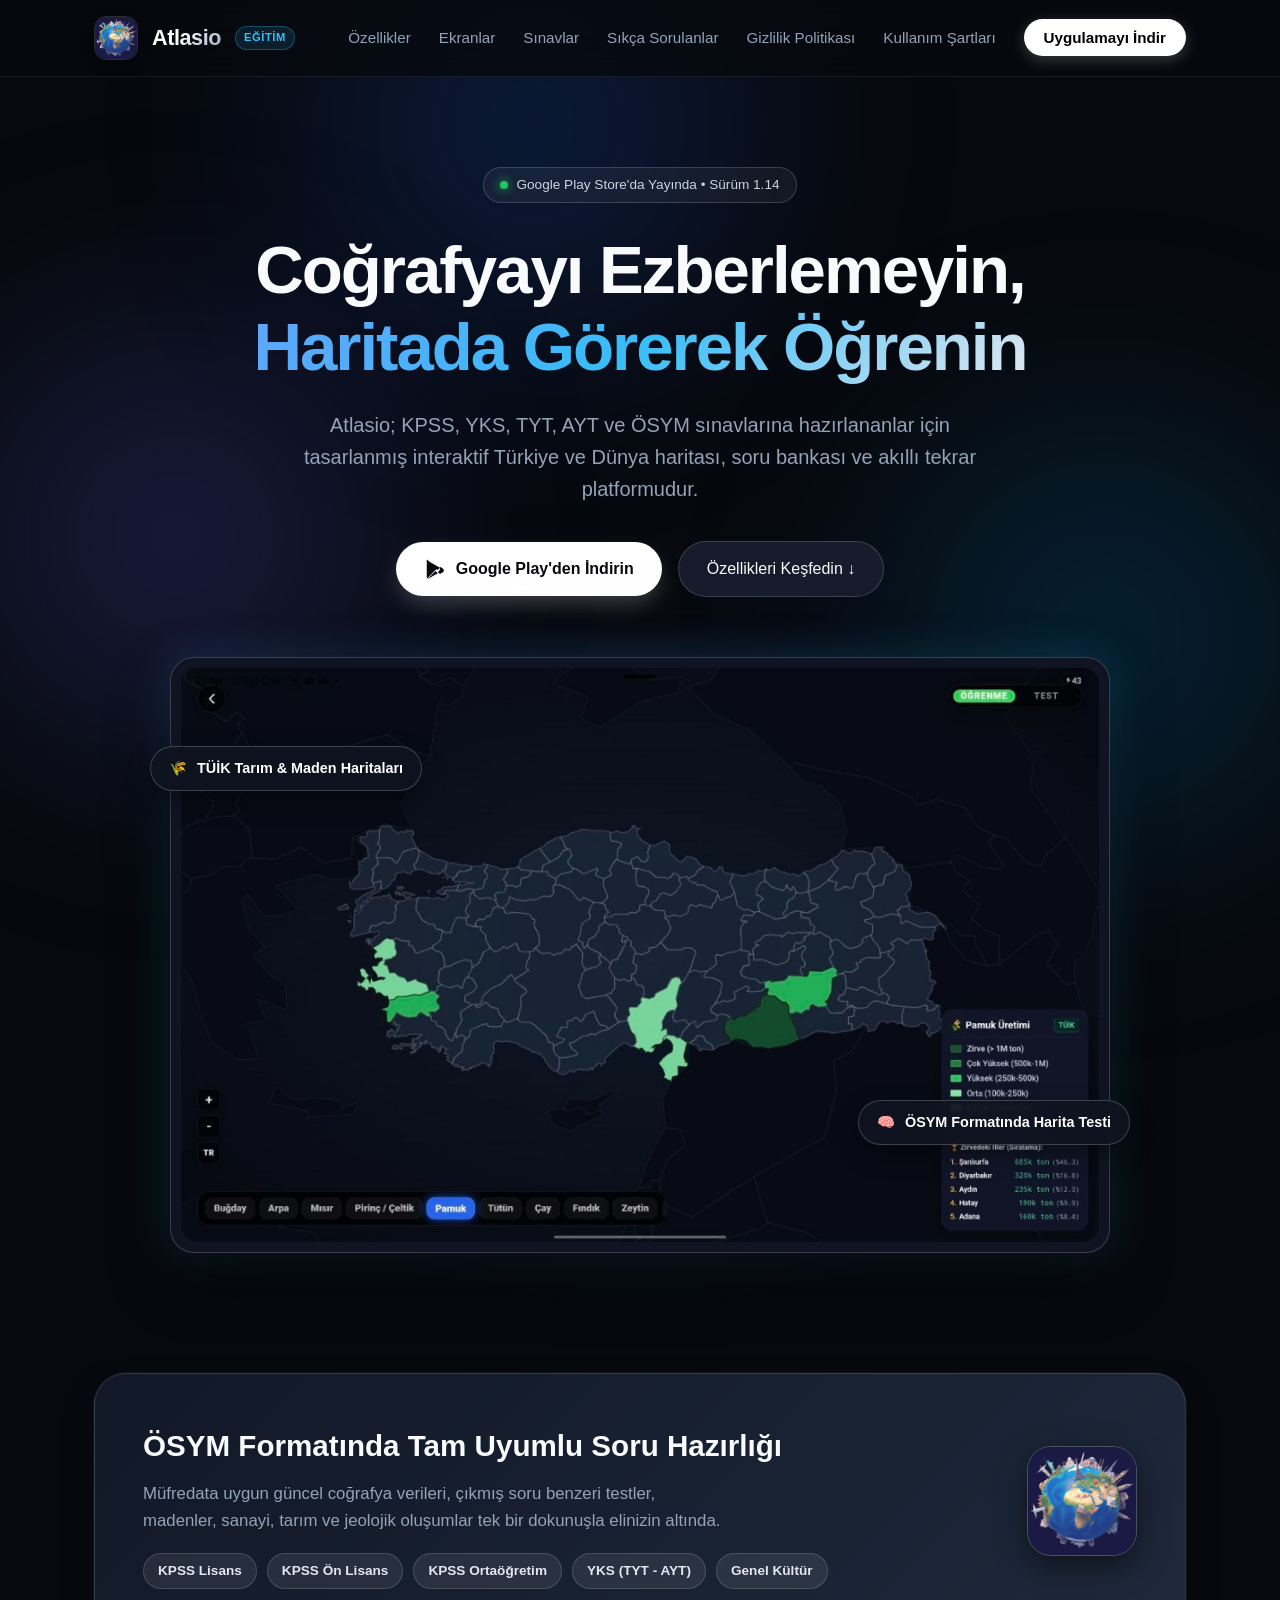
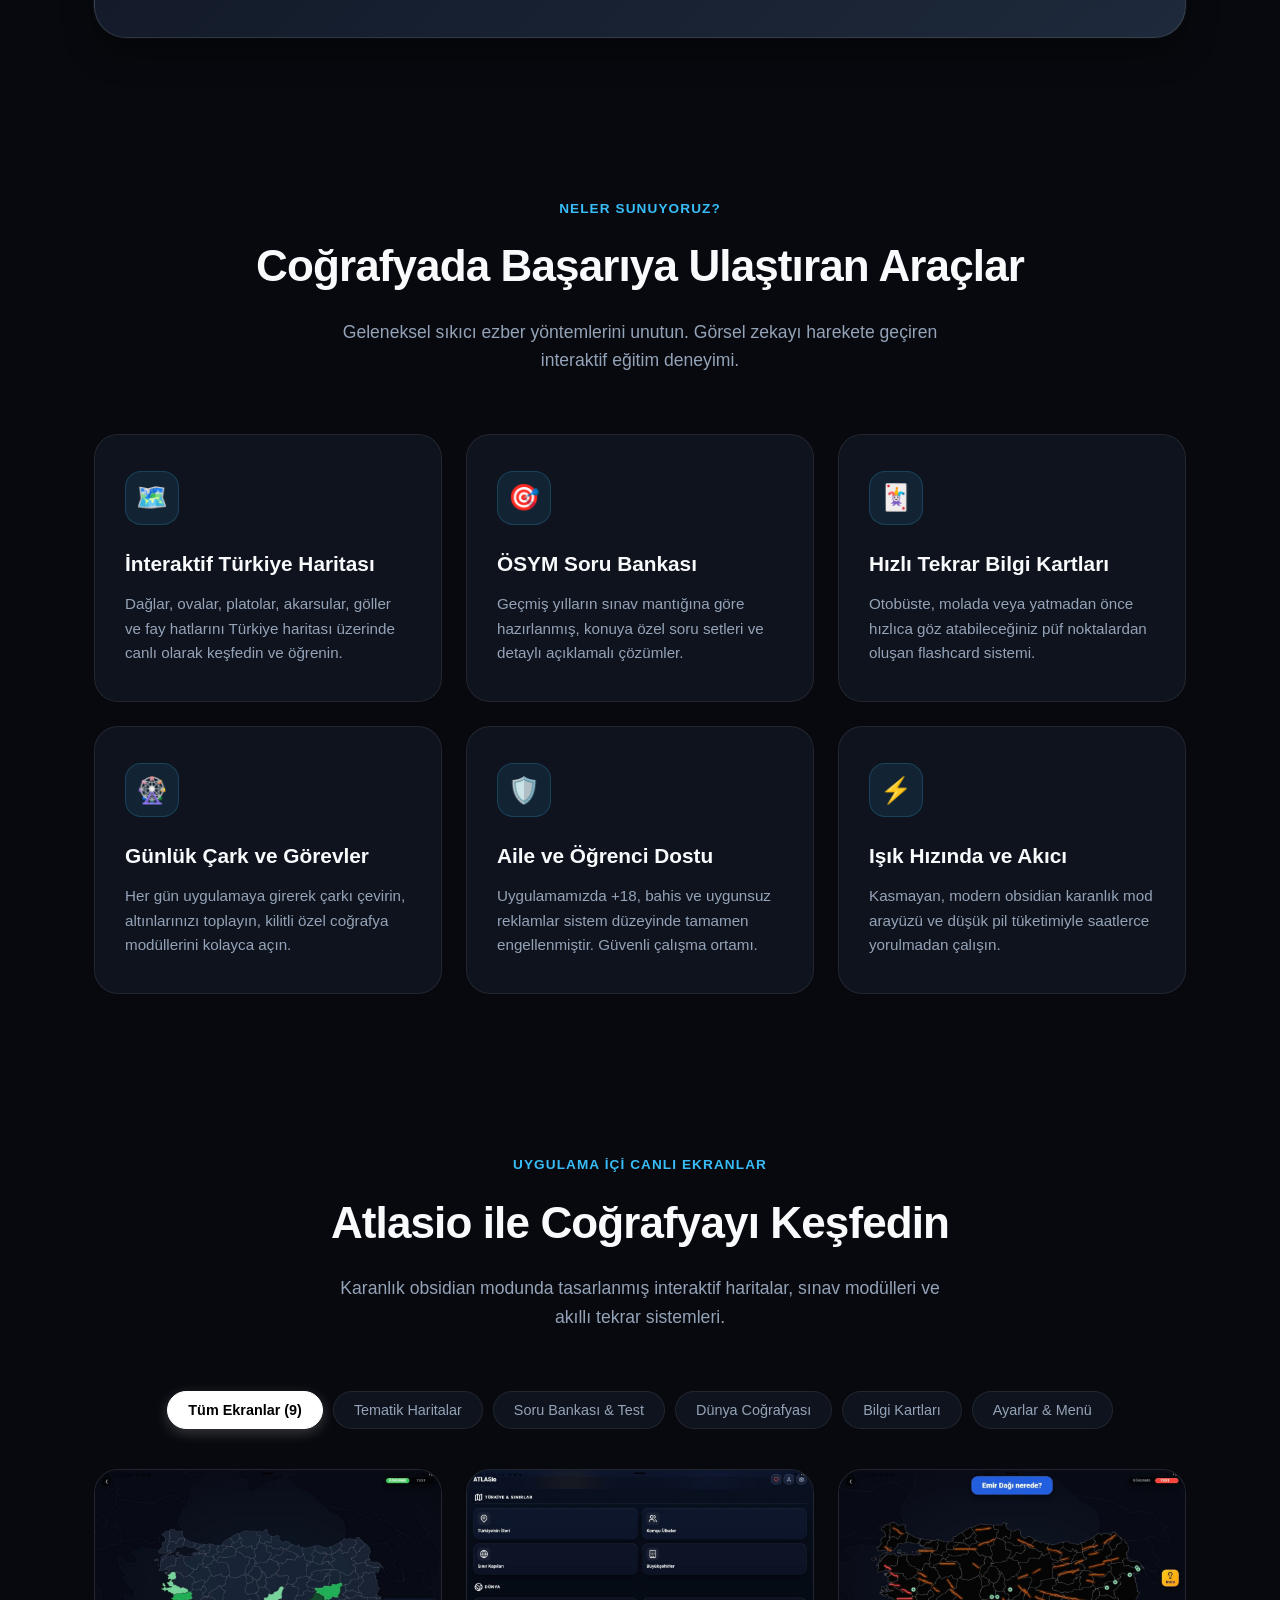
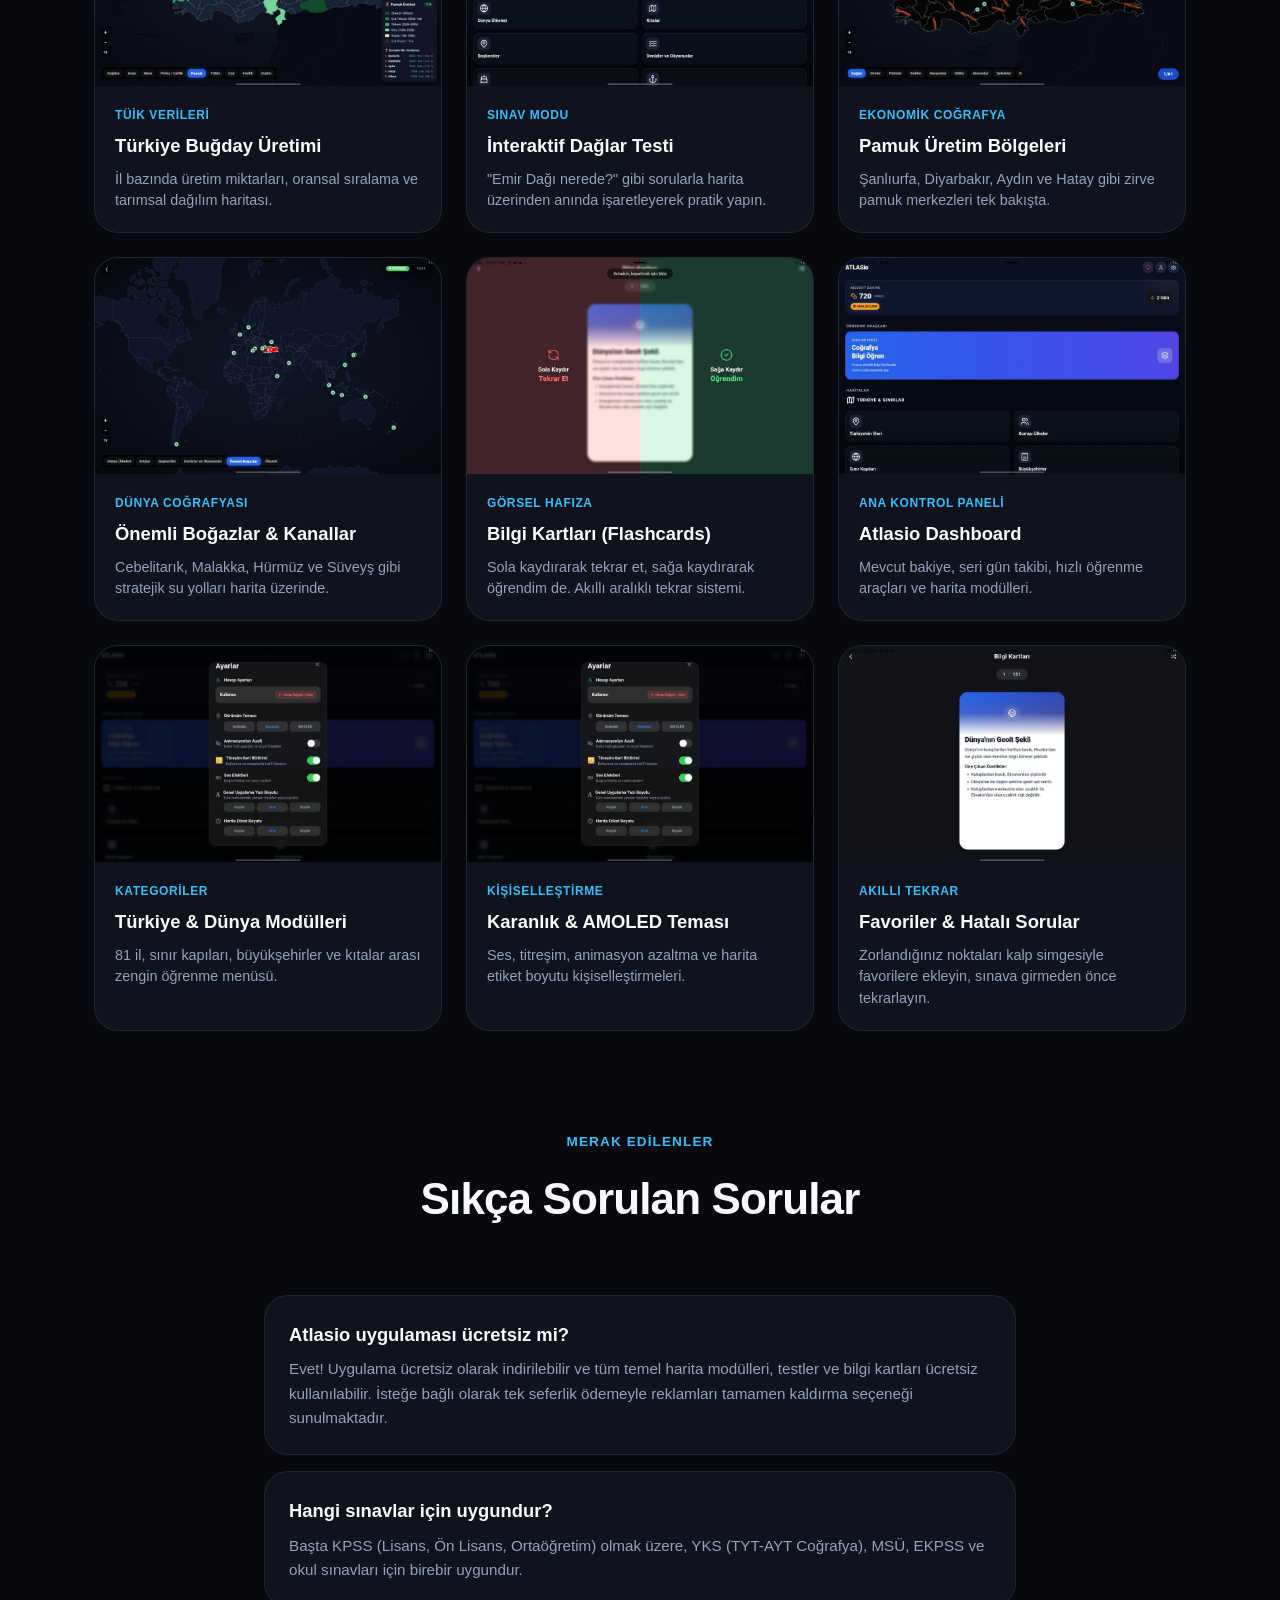
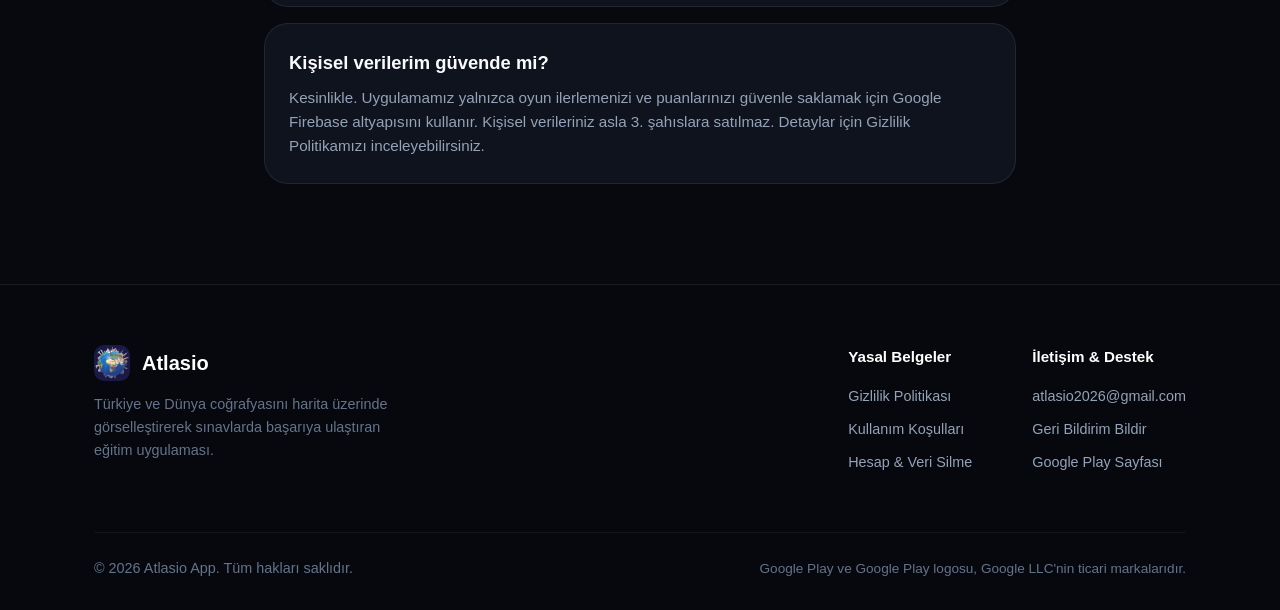
<file: index.html>
<!DOCTYPE html>
<html lang="tr">
<head>
  <meta charset="UTF-8">
  <meta name="viewport" content="width=device-width, initial-scale=1.0">
  <title>Atlasio: Türkiye Coğrafya & Harita Sınavı | Resmi Web Sitesi</title>
  <meta name="description" content="KPSS, YKS ve ÖSYM sınavlarına coğrafyayı ezberlemeden, interaktif Türkiye ve Dünya haritası üzerinde görerek hazırlanın. Soru bankası, bilgi kartları ve testler.">
  <meta name="keywords" content="Atlasio, KPSS Coğrafya, Türkiye Haritası, Harita Quiz, YKS Coğrafya, Coğrafya Soru Bankası, ÖSYM Harita, Fiziki Coğrafya">
  <link rel="icon" type="image/png" href="favicon.png">
  <link rel="stylesheet" href="styles.css">
</head>
<body>

  <!-- Ambient Glow Effects -->
  <div class="ambient-glow glow-1"></div>
  <div class="ambient-glow glow-2"></div>
  <div class="ambient-glow glow-3"></div>

  <!-- Navigation -->
  <nav class="navbar">
    <div class="container nav-inner">
      <a href="index.html" class="brand">
        <img src="assets/logo.png" alt="Atlasio Logo" class="brand-logo">
        <span class="brand-text">Atlasio</span>
        <span class="brand-badge">Eğitim</span>
      </a>

      <ul class="nav-links">
        <li><a href="#ozellikler">Özellikler</a></li>
        <li><a href="#galeri">Ekranlar</a></li>
        <li><a href="#sinavlar">Sınavlar</a></li>
        <li><a href="#sss">Sıkça Sorulanlar</a></li>
        <li><a href="privacy.html">Gizlilik Politikası</a></li>
        <li><a href="terms.html">Kullanım Şartları</a></li>
        <li><a href="#indir" class="nav-cta">Uygulamayı İndir</a></li>
      </ul>

      <button class="mobile-toggle" id="mobileToggle" aria-label="Menü">☰</button>
    </div>
  </nav>

  <!-- Mobile Menu Drawer -->
  <div id="mobileMenu" style="display:none; padding: 20px; background: #0f131d; border-bottom: 1px solid rgba(255,255,255,0.1);">
    <div style="display:flex; flex-direction:column; gap:16px;">
      <a href="#ozellikler" style="color:#fff; text-decoration:none;">Özellikler</a>
      <a href="#galeri" style="color:#fff; text-decoration:none;">Ekranlar</a>
      <a href="#sinavlar" style="color:#fff; text-decoration:none;">Sınavlar</a>
      <a href="#sss" style="color:#fff; text-decoration:none;">Sıkça Sorulanlar</a>
      <a href="privacy.html" style="color:#fff; text-decoration:none;">Gizlilik Politikası</a>
      <a href="terms.html" style="color:#fff; text-decoration:none;">Kullanım Şartları</a>
      <a href="delete-account.html" style="color:#fff; text-decoration:none;">Hesap & Veri Silme</a>
    </div>
  </div>

  <!-- Hero Section -->
  <header class="hero">
    <div class="container">
      <div class="hero-pill">
        <span class="dot"></span>
        <span>Google Play Store'da Yayında • Sürüm 1.14</span>
      </div>

      <h1 class="hero-title">
        Coğrafyayı Ezberlemeyin,<br>
        <span class="gradient">Haritada Görerek Öğrenin</span>
      </h1>

      <p class="hero-desc">
        Atlasio; KPSS, YKS, TYT, AYT ve ÖSYM sınavlarına hazırlananlar için tasarlanmış interaktif Türkiye ve Dünya haritası, soru bankası ve akıllı tekrar platformudur.
      </p>

      <div class="hero-actions" id="indir">
        <a href="https://play.google.com/store/apps/details?id=com.atlasio.app" target="_blank" rel="noopener noreferrer" class="btn-primary">
          <svg width="22" height="22" viewBox="0 0 24 24" fill="currentColor">
            <path d="M3.609 1.814L13.793 12 3.61 22.186a2.001 2.001 0 0 1-.61-.926V2.74c0-.348.113-.674.31-.926l.299-.001zm11.24 11.242l2.457-2.457-11.7-6.666 9.243 9.123zm2.457-3.613l2.842 1.62c.983.56 1.48 1.482 1.48 2.437s-.497 1.877-1.48 2.437l-2.842 1.62-2.148-2.148 2.148-2.366zm-4.605 4.606l-9.243 9.123 11.7-6.666-2.457-2.457z"/>
          </svg>
          Google Play'den İndirin
        </a>

        <a href="#ozellikler" class="btn-secondary">
          Özellikleri Keşfedin ↓
        </a>
      </div>

      <!-- App Showcase Tablet Mockup -->
      <div class="hero-showcase">
        <div class="showcase-glow"></div>
        <div class="floating-badge badge-left">
          <span>🌾</span>
          <span>TÜİK Tarım & Maden Haritaları</span>
        </div>
        <div class="floating-badge badge-right">
          <span>🧠</span>
          <span>ÖSYM Formatında Harita Testi</span>
        </div>
        <div class="device-frame">
          <div class="device-screen">
            <img src="assets/screen_thematic_wheat.jpg" alt="Atlasio İnteraktif Türkiye Buğday Üretimi ve İstatistik Haritası">
          </div>
        </div>
      </div>
    </div>
  </header>

  <!-- Exam Highlights Banner -->
  <section class="banner-section" id="sinavlar">
    <div class="container">
      <div class="exam-banner">
        <div class="banner-content">
          <h3>ÖSYM Formatında Tam Uyumlu Soru Hazırlığı</h3>
          <p>
            Müfredata uygun güncel coğrafya verileri, çıkmış soru benzeri testler, madenler, sanayi, tarım ve jeolojik oluşumlar tek bir dokunuşla elinizin altında.
          </p>
          <div class="badges-row">
            <span class="exam-badge">KPSS Lisans</span>
            <span class="exam-badge">KPSS Ön Lisans</span>
            <span class="exam-badge">KPSS Ortaöğretim</span>
            <span class="exam-badge">YKS (TYT - AYT)</span>
            <span class="exam-badge">Genel Kültür</span>
          </div>
        </div>
        <div style="text-align:center;">
          <img src="assets/logo.png" alt="Atlasio Logo" style="width:110px; height:110px; border-radius:24px; box-shadow:0 10px 30px rgba(0,0,0,0.5); border:1px solid rgba(255,255,255,0.2);">
        </div>
      </div>
    </div>
  </section>

  <!-- Features Grid -->
  <section class="features-section" id="ozellikler">
    <div class="container">
      <div class="section-head">
        <div class="section-tag">Neler Sunuyoruz?</div>
        <h2 class="section-title">Coğrafyada Başarıya Ulaştıran Araçlar</h2>
        <p class="section-subtitle">Geleneksel sıkıcı ezber yöntemlerini unutun. Görsel zekayı harekete geçiren interaktif eğitim deneyimi.</p>
      </div>

      <div class="features-grid">
        <div class="feature-card">
          <div class="feature-icon-wrap">🗺️</div>
          <h3 class="feature-title">İnteraktif Türkiye Haritası</h3>
          <p class="feature-text">Dağlar, ovalar, platolar, akarsular, göller ve fay hatlarını Türkiye haritası üzerinde canlı olarak keşfedin ve öğrenin.</p>
        </div>

        <div class="feature-card">
          <div class="feature-icon-wrap">🎯</div>
          <h3 class="feature-title">ÖSYM Soru Bankası</h3>
          <p class="feature-text">Geçmiş yılların sınav mantığına göre hazırlanmış, konuya özel soru setleri ve detaylı açıklamalı çözümler.</p>
        </div>

        <div class="feature-card">
          <div class="feature-icon-wrap">🃏</div>
          <h3 class="feature-title">Hızlı Tekrar Bilgi Kartları</h3>
          <p class="feature-text">Otobüste, molada veya yatmadan önce hızlıca göz atabileceğiniz püf noktalardan oluşan flashcard sistemi.</p>
        </div>

        <div class="feature-card">
          <div class="feature-icon-wrap">🎡</div>
          <h3 class="feature-title">Günlük Çark ve Görevler</h3>
          <p class="feature-text">Her gün uygulamaya girerek çarkı çevirin, altınlarınızı toplayın, kilitli özel coğrafya modüllerini kolayca açın.</p>
        </div>

        <div class="feature-card">
          <div class="feature-icon-wrap">🛡️</div>
          <h3 class="feature-title">Aile ve Öğrenci Dostu</h3>
          <p class="feature-text">Uygulamamızda +18, bahis ve uygunsuz reklamlar sistem düzeyinde tamamen engellenmiştir. Güvenli çalışma ortamı.</p>
        </div>

        <div class="feature-card">
          <div class="feature-icon-wrap">⚡</div>
          <h3 class="feature-title">Işık Hızında ve Akıcı</h3>
          <p class="feature-text">Kasmayan, modern obsidian karanlık mod arayüzü ve düşük pil tüketimiyle saatlerce yorulmadan çalışın.</p>
        </div>
      </div>
    </div>
  </section>

  <!-- App Screenshots Gallery Section -->
  <section class="gallery-section" id="galeri">
    <div class="container">
      <div class="section-head">
        <div class="section-tag">Uygulama İçi Canlı Ekranlar</div>
        <h2 class="section-title">Atlasio ile Coğrafyayı Keşfedin</h2>
        <p class="section-subtitle">Karanlık obsidian modunda tasarlanmış interaktif haritalar, sınav modülleri ve akıllı tekrar sistemleri.</p>
      </div>

      <!-- Filter Tabs -->
      <div class="gallery-tabs">
        <button class="tab-btn active" data-filter="all">Tüm Ekranlar (9)</button>
        <button class="tab-btn" data-filter="maps">Tematik Haritalar</button>
        <button class="tab-btn" data-filter="quiz">Soru Bankası & Test</button>
        <button class="tab-btn" data-filter="world">Dünya Coğrafyası</button>
        <button class="tab-btn" data-filter="study">Bilgi Kartları</button>
        <button class="tab-btn" data-filter="settings">Ayarlar & Menü</button>
      </div>

      <!-- Gallery Grid -->
      <div class="gallery-grid" id="galleryGrid">
        <!-- 1. Thematic Wheat -->
        <div class="gallery-card" data-category="maps">
          <div class="gallery-img-box">
            <img src="assets/screen_thematic_wheat.jpg" alt="Türkiye Buğday Üretimi Haritası" loading="lazy">
          </div>
          <div class="gallery-info">
            <div class="gallery-tag">TÜİK Verileri</div>
            <h4 class="gallery-title">Türkiye Buğday Üretimi</h4>
            <p class="gallery-desc">İl bazında üretim miktarları, oransal sıralama ve tarımsal dağılım haritası.</p>
          </div>
        </div>

        <!-- 2. Quiz Mountains -->
        <div class="gallery-card" data-category="quiz">
          <div class="gallery-img-box">
            <img src="assets/screen_quiz_mountains.jpg" alt="Emir Dağı Nerede Harita Testi" loading="lazy">
          </div>
          <div class="gallery-info">
            <div class="gallery-tag">Sınav Modu</div>
            <h4 class="gallery-title">İnteraktif Dağlar Testi</h4>
            <p class="gallery-desc">"Emir Dağı nerede?" gibi sorularla harita üzerinden anında işaretleyerek pratik yapın.</p>
          </div>
        </div>

        <!-- 3. Thematic Cotton -->
        <div class="gallery-card" data-category="maps">
          <div class="gallery-img-box">
            <img src="assets/screen_thematic_cotton.jpg" alt="Pamuk Üretimi Haritası" loading="lazy">
          </div>
          <div class="gallery-info">
            <div class="gallery-tag">Ekonomik Coğrafya</div>
            <h4 class="gallery-title">Pamuk Üretim Bölgeleri</h4>
            <p class="gallery-desc">Şanlıurfa, Diyarbakır, Aydın ve Hatay gibi zirve pamuk merkezleri tek bakışta.</p>
          </div>
        </div>

        <!-- 4. World Straits -->
        <div class="gallery-card" data-category="world">
          <div class="gallery-img-box">
            <img src="assets/screen_world_straits.jpg" alt="Dünya Haritası ve Önemli Boğazlar" loading="lazy">
          </div>
          <div class="gallery-info">
            <div class="gallery-tag">Dünya Coğrafyası</div>
            <h4 class="gallery-title">Önemli Boğazlar & Kanallar</h4>
            <p class="gallery-desc">Cebelitarık, Malakka, Hürmüz ve Süveyş gibi stratejik su yolları harita üzerinde.</p>
          </div>
        </div>

        <!-- 5. Flashcards Swipe -->
        <div class="gallery-card" data-category="study">
          <div class="gallery-img-box">
            <img src="assets/screen_flashcards_swipe.jpg" alt="Bilgi Kartları Sola/Sağa Kaydırma" loading="lazy">
          </div>
          <div class="gallery-info">
            <div class="gallery-tag">Görsel Hafıza</div>
            <h4 class="gallery-title">Bilgi Kartları (Flashcards)</h4>
            <p class="gallery-desc">Sola kaydırarak tekrar et, sağa kaydırarak öğrendim de. Akıllı aralıklı tekrar sistemi.</p>
          </div>
        </div>

        <!-- 6. Home Dashboard -->
        <div class="gallery-card" data-category="settings">
          <div class="gallery-img-box">
            <img src="assets/screen_home_dashboard.jpg" alt="Atlasio Ana Kontrol Paneli" loading="lazy">
          </div>
          <div class="gallery-info">
            <div class="gallery-tag">Ana Kontrol Paneli</div>
            <h4 class="gallery-title">Atlasio Dashboard</h4>
            <p class="gallery-desc">Mevcut bakiye, seri gün takibi, hızlı öğrenme araçları ve harita modülleri.</p>
          </div>
        </div>

        <!-- 7. Categories -->
        <div class="gallery-card" data-category="maps">
          <div class="gallery-img-box">
            <img src="assets/screen_categories.jpg" alt="Harita Kategorileri ve Sınırlar" loading="lazy">
          </div>
          <div class="gallery-info">
            <div class="gallery-tag">Kategoriler</div>
            <h4 class="gallery-title">Türkiye & Dünya Modülleri</h4>
            <p class="gallery-desc">81 il, sınır kapıları, büyükşehirler ve kıtalar arası zengin öğrenme menüsü.</p>
          </div>
        </div>

        <!-- 8. Settings -->
        <div class="gallery-card" data-category="settings">
          <div class="gallery-img-box">
            <img src="assets/screen_settings.jpg" alt="Görünüm ve Tema Ayarları" loading="lazy">
          </div>
          <div class="gallery-info">
            <div class="gallery-tag">Kişiselleştirme</div>
            <h4 class="gallery-title">Karanlık & AMOLED Teması</h4>
            <p class="gallery-desc">Ses, titreşim, animasyon azaltma ve harita etiket boyutu kişiselleştirmeleri.</p>
          </div>
        </div>

        <!-- 9. Favorites -->
        <div class="gallery-card" data-category="study">
          <div class="gallery-img-box">
            <img src="assets/screen_favorites.jpg" alt="Favori Kartlar ve Zorlanılan Konular" loading="lazy">
          </div>
          <div class="gallery-info">
            <div class="gallery-tag">Akıllı Tekrar</div>
            <h4 class="gallery-title">Favoriler & Hatalı Sorular</h4>
            <p class="gallery-desc">Zorlandığınız noktaları kalp simgesiyle favorilere ekleyin, sınava girmeden önce tekrarlayın.</p>
          </div>
        </div>
      </div>
    </div>
  </section>

  <!-- FAQ Section -->
  <section class="features-section" id="sss" style="padding-top: 0;">
    <div class="container" style="max-width: 800px;">
      <div class="section-head">
        <div class="section-tag">Merak Edilenler</div>
        <h2 class="section-title">Sıkça Sorulan Sorular</h2>
      </div>

      <div style="display:flex; flex-direction:column; gap:16px;">
        <div class="feature-card" style="padding: 24px;">
          <h4 style="font-size:1.15rem; margin-bottom:8px;">Atlasio uygulaması ücretsiz mi?</h4>
          <p class="feature-text">Evet! Uygulama ücretsiz olarak indirilebilir ve tüm temel harita modülleri, testler ve bilgi kartları ücretsiz kullanılabilir. İsteğe bağlı olarak tek seferlik ödemeyle reklamları tamamen kaldırma seçeneği sunulmaktadır.</p>
        </div>

        <div class="feature-card" style="padding: 24px;">
          <h4 style="font-size:1.15rem; margin-bottom:8px;">Hangi sınavlar için uygundur?</h4>
          <p class="feature-text">Başta KPSS (Lisans, Ön Lisans, Ortaöğretim) olmak üzere, YKS (TYT-AYT Coğrafya), MSÜ, EKPSS ve okul sınavları için birebir uygundur.</p>
        </div>

        <div class="feature-card" style="padding: 24px;">
          <h4 style="font-size:1.15rem; margin-bottom:8px;">Kişisel verilerim güvende mi?</h4>
          <p class="feature-text">Kesinlikle. Uygulamamız yalnızca oyun ilerlemenizi ve puanlarınızı güvenle saklamak için Google Firebase altyapısını kullanır. Kişisel verileriniz asla 3. şahıslara satılmaz. Detaylar için Gizlilik Politikamızı inceleyebilirsiniz.</p>
        </div>
      </div>
    </div>
  </section>

  <!-- Footer -->
  <footer class="footer">
    <div class="container">
      <div class="footer-top">
        <div class="footer-brand">
          <div style="display:flex; align-items:center; gap:12px;">
            <img src="assets/logo.png" alt="Atlasio" style="width:36px; height:36px; border-radius:10px;">
            <span style="font-size:1.25rem; font-weight:700; color:#fff;">Atlasio</span>
          </div>
          <p>
            Türkiye ve Dünya coğrafyasını harita üzerinde görselleştirerek sınavlarda başarıya ulaştıran eğitim uygulaması.
          </p>
        </div>

        <div class="footer-nav">
          <div class="footer-nav-col">
            <h4>Yasal Belgeler</h4>
            <ul>
              <li><a href="privacy.html">Gizlilik Politikası</a></li>
              <li><a href="terms.html">Kullanım Koşulları</a></li>
              <li><a href="delete-account.html">Hesap & Veri Silme</a></li>
            </ul>
          </div>

          <div class="footer-nav-col">
            <h4>İletişim & Destek</h4>
            <ul>
              <li><a href="mailto:atlasio2026@gmail.com">atlasio2026@gmail.com</a></li>
              <li><a href="delete-account.html#destek">Geri Bildirim Bildir</a></li>
              <li><a href="https://play.google.com/store/apps/details?id=com.atlasio.app" target="_blank" rel="noopener">Google Play Sayfası</a></li>
            </ul>
          </div>
        </div>
      </div>

      <div class="footer-bottom">
        <div>
          © 2026 Atlasio App. Tüm hakları saklıdır.
        </div>
        <div style="font-size:0.85rem; color:#64748b;">
          Google Play ve Google Play logosu, Google LLC'nin ticari markalarıdır.
        </div>
      </div>
    </div>
  </footer>

  <script>
    const toggle = document.getElementById('mobileToggle');
    const menu = document.getElementById('mobileMenu');
    if (toggle && menu) {
      toggle.addEventListener('click', () => {
        menu.style.display = menu.style.display === 'none' ? 'block' : 'none';
      });
    }

    // Gallery Filter Tabs
    const tabBtns = document.querySelectorAll('.tab-btn');
    const cards = document.querySelectorAll('.gallery-card');

    tabBtns.forEach(btn => {
      btn.addEventListener('click', () => {
        tabBtns.forEach(b => b.classList.remove('active'));
        btn.classList.add('active');
        const filter = btn.getAttribute('data-filter');

        cards.forEach(card => {
          if (filter === 'all' || card.getAttribute('data-category') === filter) {
            card.style.display = 'flex';
          } else {
            card.style.display = 'none';
          }
        });
      });
    });
  </script>
</body>
</html>
</file>
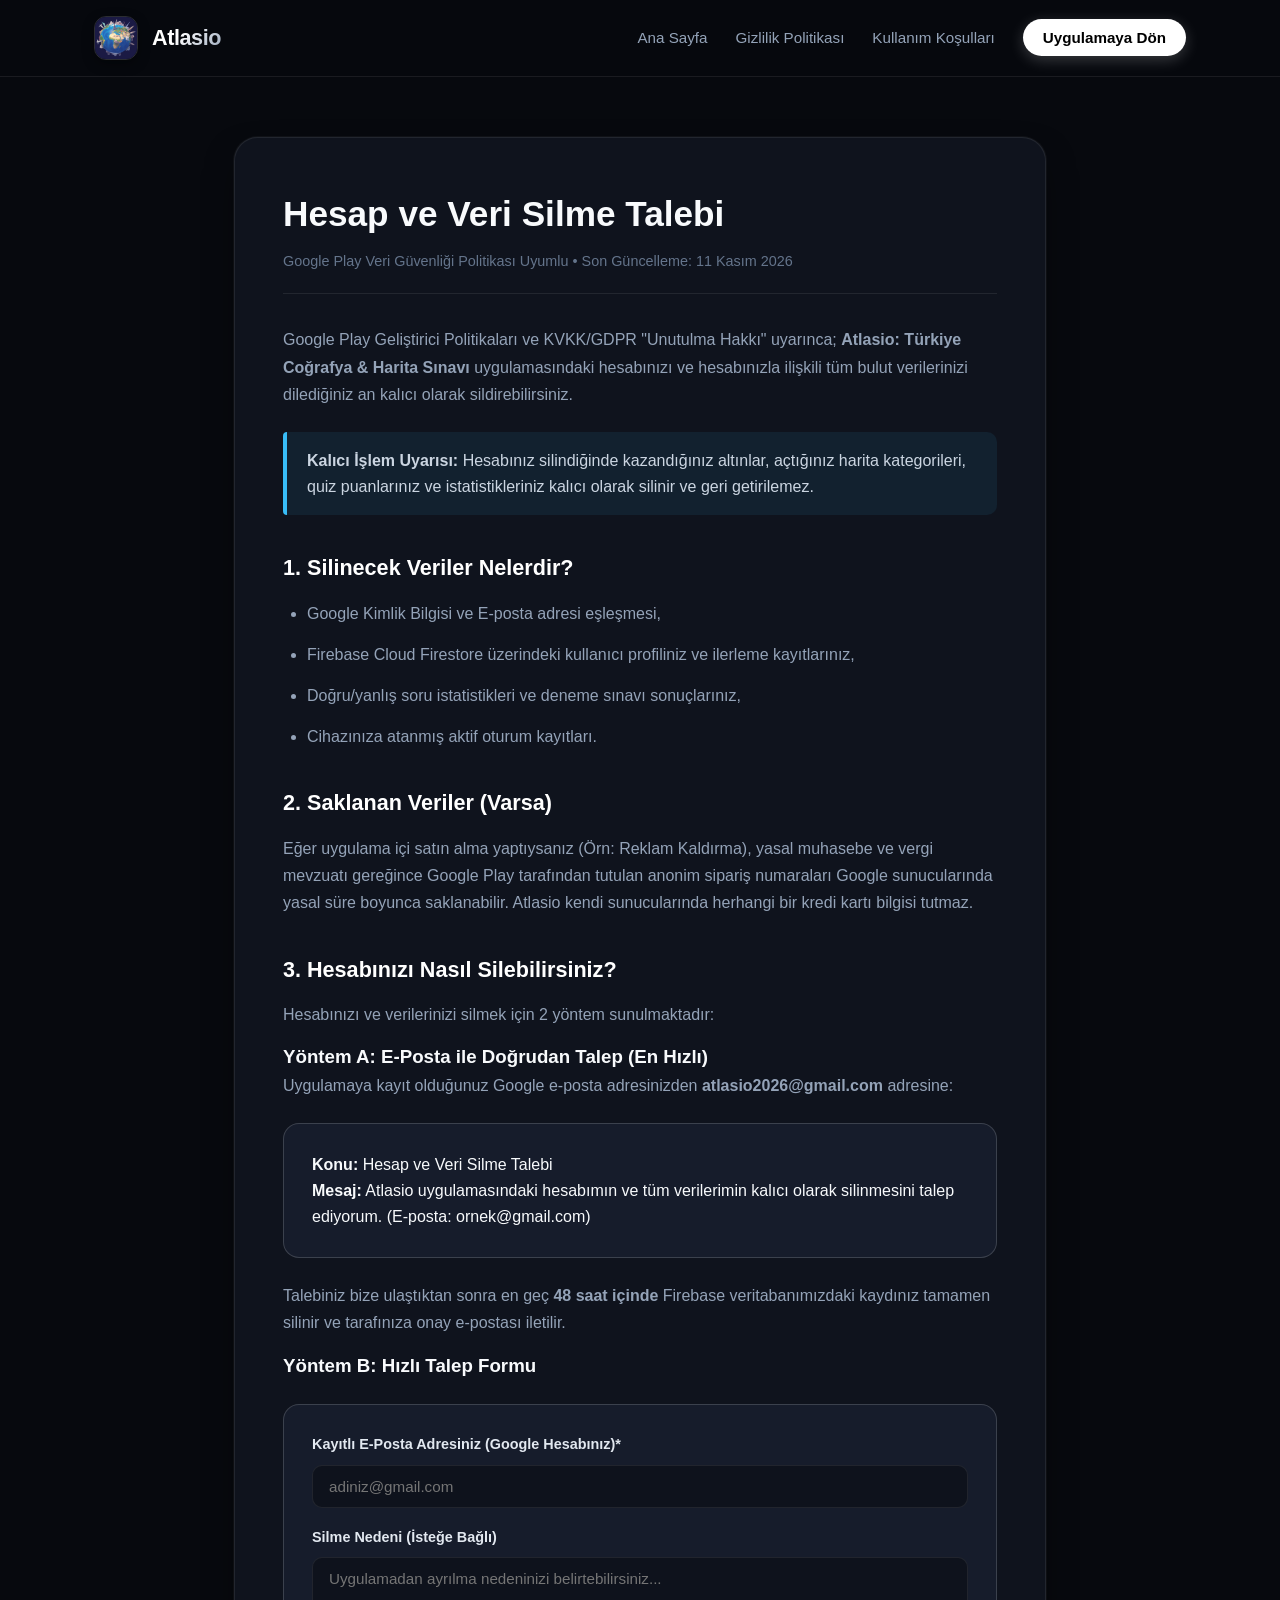
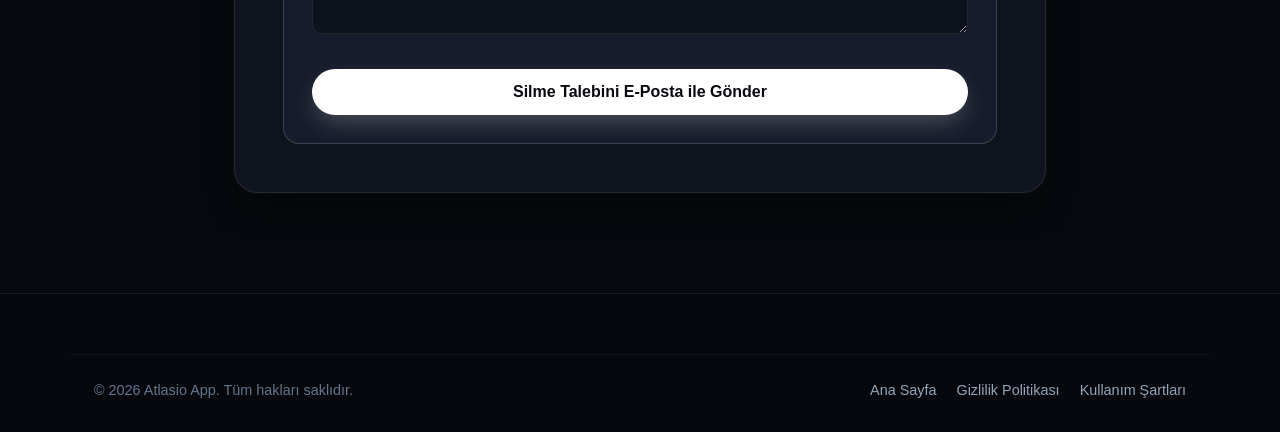
<file: delete-account.html>
<!DOCTYPE html>
<html lang="tr">
<head>
  <meta charset="UTF-8">
  <meta name="viewport" content="width=device-width, initial-scale=1.0">
  <title>Hesap ve Veri Silme Talebi | Atlasio</title>
  <meta name="description" content="Atlasio uygulamasındaki hesabınızı ve tüm kişisel verilerinizi kalıcı olarak silme talimatları ve talep formu.">
  <link rel="icon" type="image/png" href="favicon.png">
  <link rel="stylesheet" href="styles.css">
</head>
<body>

  <!-- Navigation -->
  <nav class="navbar">
    <div class="container nav-inner">
      <a href="index.html" class="brand">
        <img src="assets/logo.png" alt="Atlasio Logo" class="brand-logo">
        <span class="brand-text">Atlasio</span>
      </a>

      <ul class="nav-links">
        <li><a href="index.html">Ana Sayfa</a></li>
        <li><a href="privacy.html">Gizlilik Politikası</a></li>
        <li><a href="terms.html">Kullanım Koşulları</a></li>
        <li><a href="index.html#indir" class="nav-cta">Uygulamaya Dön</a></li>
      </ul>
    </div>
  </nav>

  <main class="legal-wrapper">
    <div class="container">
      <article class="legal-card">
        <h1>Hesap ve Veri Silme Talebi</h1>
        <div class="legal-updated">Google Play Veri Güvenliği Politikası Uyumlu • Son Güncelleme: 11 Kasım 2026</div>

        <div class="legal-content">
          <p>
            Google Play Geliştirici Politikaları ve KVKK/GDPR "Unutulma Hakkı" uyarınca; <strong>Atlasio: Türkiye Coğrafya & Harita Sınavı</strong> uygulamasındaki hesabınızı ve hesabınızla ilişkili tüm bulut verilerinizi dilediğiniz an kalıcı olarak sildirebilirsiniz.
          </p>

          <div class="legal-highlight">
            <strong>Kalıcı İşlem Uyarısı:</strong> Hesabınız silindiğinde kazandığınız altınlar, açtığınız harita kategorileri, quiz puanlarınız ve istatistikleriniz kalıcı olarak silinir ve geri getirilemez.
          </div>

          <h2>1. Silinecek Veriler Nelerdir?</h2>
          <ul>
            <li>Google Kimlik Bilgisi ve E-posta adresi eşleşmesi,</li>
            <li>Firebase Cloud Firestore üzerindeki kullanıcı profiliniz ve ilerleme kayıtlarınız,</li>
            <li>Doğru/yanlış soru istatistikleri ve deneme sınavı sonuçlarınız,</li>
            <li>Cihazınıza atanmış aktif oturum kayıtları.</li>
          </ul>

          <h2>2. Saklanan Veriler (Varsa)</h2>
          <p>
            Eğer uygulama içi satın alma yaptıysanız (Örn: Reklam Kaldırma), yasal muhasebe ve vergi mevzuatı gereğince Google Play tarafından tutulan anonim sipariş numaraları Google sunucularında yasal süre boyunca saklanabilir. Atlasio kendi sunucularında herhangi bir kredi kartı bilgisi tutmaz.
          </p>

          <h2>3. Hesabınızı Nasıl Silebilirsiniz?</h2>
          <p>Hesabınızı ve verilerinizi silmek için 2 yöntem sunulmaktadır:</p>

          <h3>Yöntem A: E-Posta ile Doğrudan Talep (En Hızlı)</h3>
          <p>
            Uygulamaya kayıt olduğunuz Google e-posta adresinizden <strong>atlasio2026@gmail.com</strong> adresine:
          </p>
          <div class="form-box" style="margin-bottom:24px;">
            <strong>Konu:</strong> Hesap ve Veri Silme Talebi<br>
            <strong>Mesaj:</strong> Atlasio uygulamasındaki hesabımın ve tüm verilerimin kalıcı olarak silinmesini talep ediyorum. (E-posta: ornek@gmail.com)
          </div>
          <p>
            Talebiniz bize ulaştıktan sonra en geç <strong>48 saat içinde</strong> Firebase veritabanımızdaki kaydınız tamamen silinir ve tarafınıza onay e-postası iletilir.
          </p>

          <h3>Yöntem B: Hızlı Talep Formu</h3>
          <div class="form-box" id="destek">
            <form onsubmit="handleDeleteSubmit(event)">
              <div class="form-group">
                <label for="userEmail">Kayıtlı E-Posta Adresiniz (Google Hesabınız)*</label>
                <input type="email" id="userEmail" class="form-control" placeholder="adiniz@gmail.com" required>
              </div>

              <div class="form-group">
                <label for="reason">Silme Nedeni (İsteğe Bağlı)</label>
                <textarea id="reason" class="form-control" rows="3" placeholder="Uygulamadan ayrılma nedeninizi belirtebilirsiniz..."></textarea>
              </div>

              <button type="submit" class="btn-primary" style="width:100%; justify-content:center; cursor:pointer; border:none; margin-top:10px;">
                Silme Talebini E-Posta ile Gönder
              </button>
            </form>
          </div>

        </div>
      </article>
    </div>
  </main>

  <footer class="footer">
    <div class="container footer-bottom">
      <div>© 2026 Atlasio App. Tüm hakları saklıdır.</div>
      <div>
        <a href="index.html" style="color:#94a3b8; text-decoration:none; margin-right:16px;">Ana Sayfa</a>
        <a href="privacy.html" style="color:#94a3b8; text-decoration:none; margin-right:16px;">Gizlilik Politikası</a>
        <a href="terms.html" style="color:#94a3b8; text-decoration:none;">Kullanım Şartları</a>
      </div>
    </div>
  </footer>

  <script>
    function handleDeleteSubmit(e) {
      e.preventDefault();
      const email = document.getElementById('userEmail').value;
      const reason = document.getElementById('reason').value;
      const subject = encodeURIComponent("Hesap ve Veri Silme Talebi - " + email);
      const body = encodeURIComponent(
        "Merhaba Atlasio Destek Ekibi,\n\n" +
        "Uygulamanızdaki hesabımın ve tüm bulut verilerimin silinmesini talep ediyorum.\n\n" +
        "Kayıtlı E-posta: " + email + "\n" +
        "Neden: " + (reason || "Belirtilmedi") + "\n\n" +
        "Gereğinin yapılmasını rica ederim."
      );
      window.location.href = "mailto:atlasio2026@gmail.com?subject=" + subject + "&body=" + body;
    }
  </script>

</body>
</html>
</file>
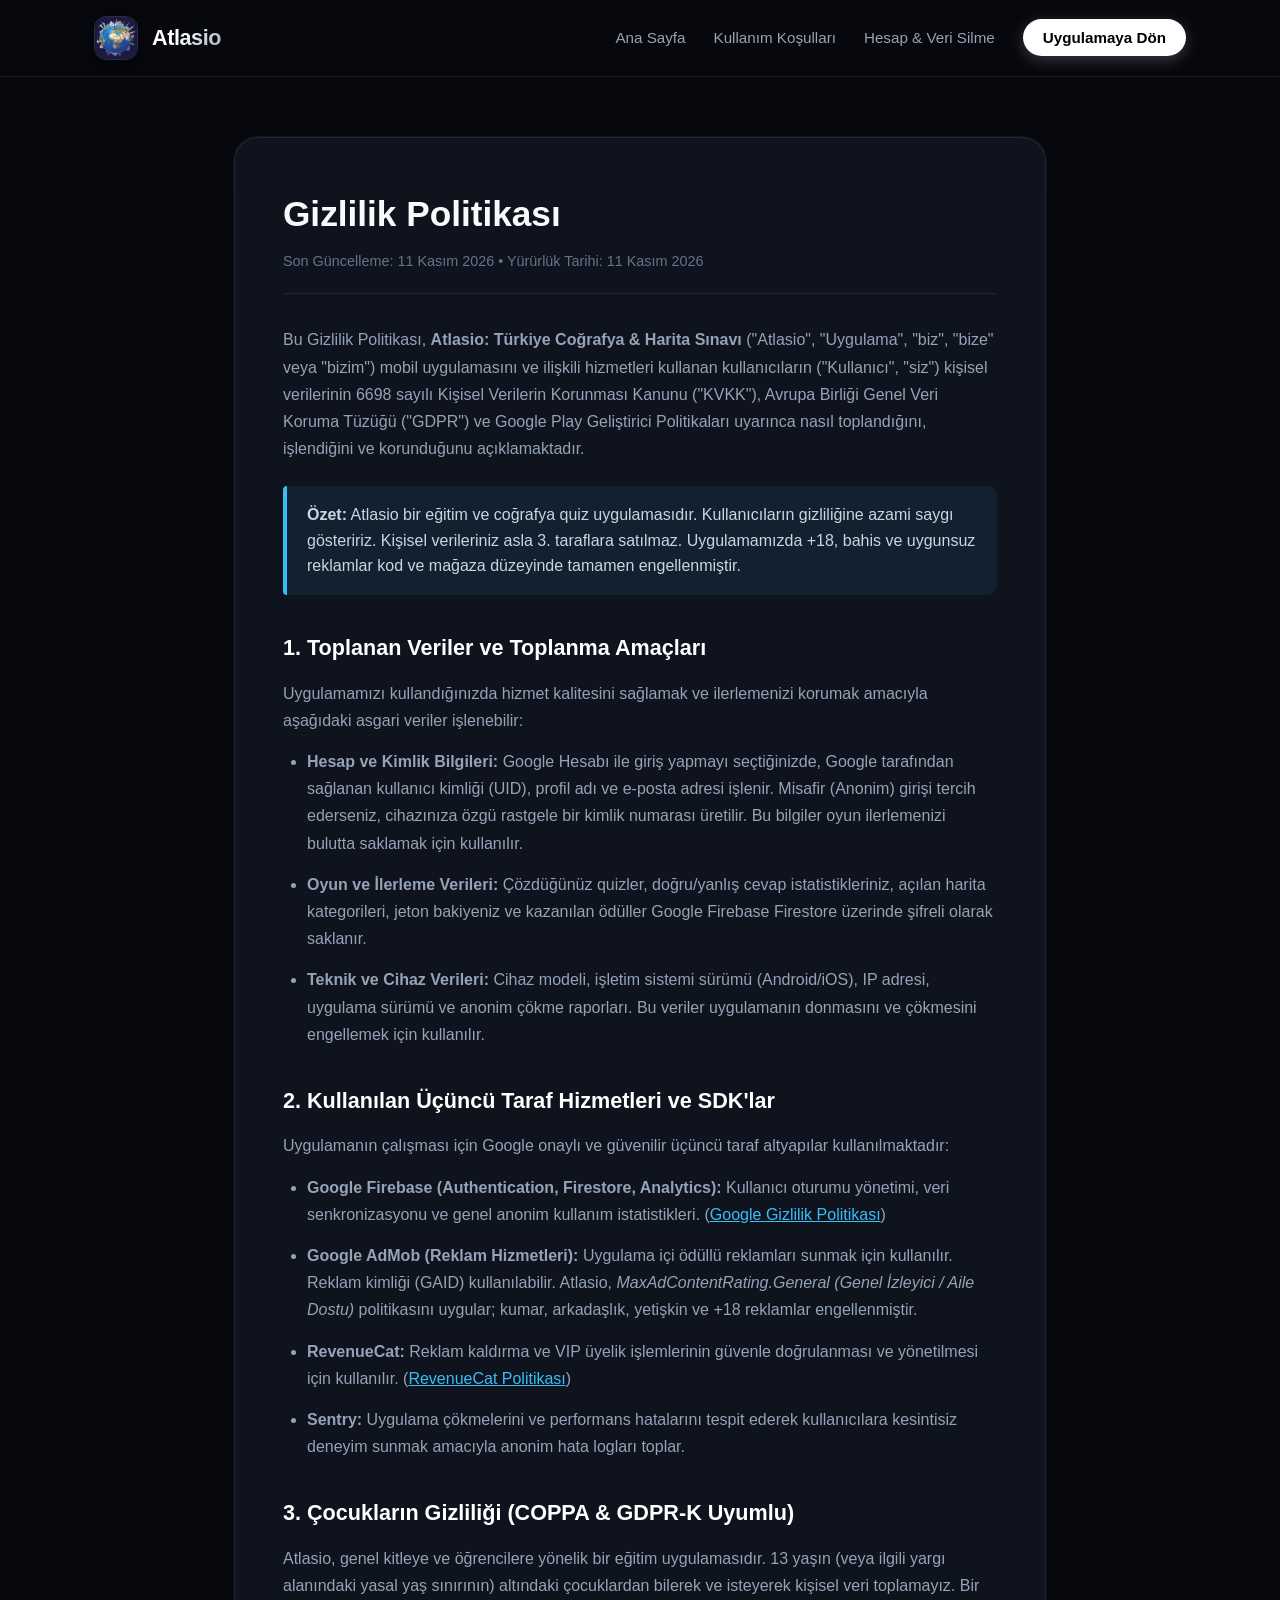
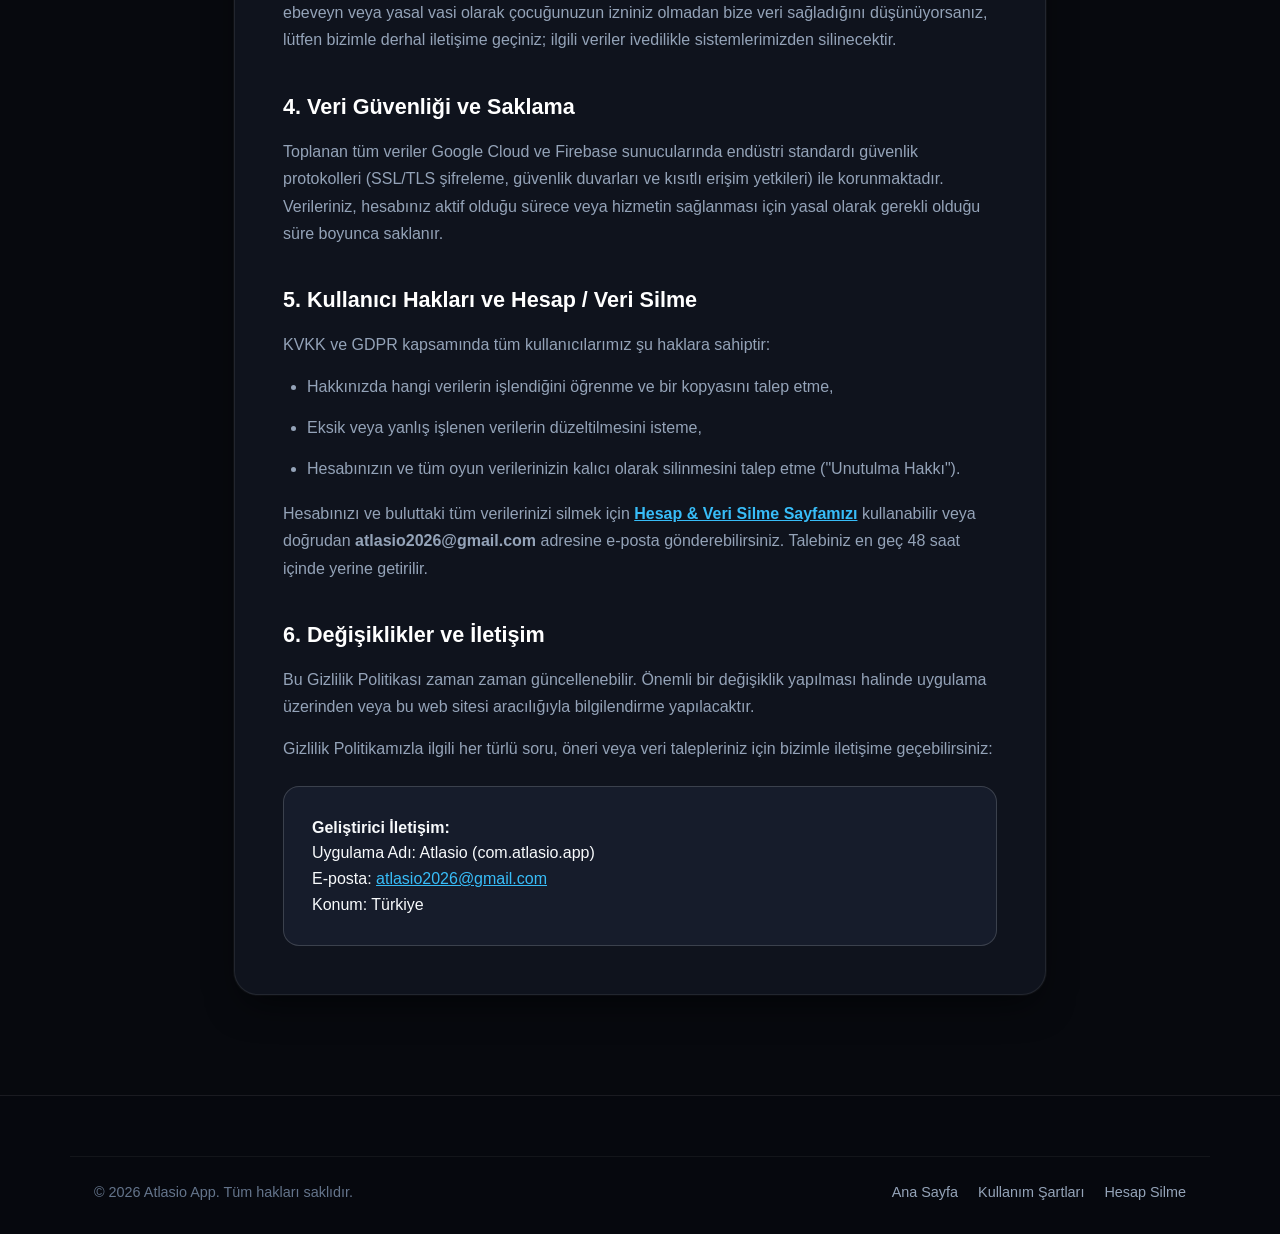
<file: privacy.html>
<!DOCTYPE html>
<html lang="tr">
<head>
  <meta charset="UTF-8">
  <meta name="viewport" content="width=device-width, initial-scale=1.0">
  <title>Gizlilik Politikası | Atlasio</title>
  <meta name="description" content="Atlasio mobil uygulamasının gizlilik politikası, KVKK ve GDPR uyumluluğu, toplanan veriler ve kullanıcı hakları.">
  <link rel="icon" type="image/png" href="favicon.png">
  <link rel="stylesheet" href="styles.css">
</head>
<body>

  <!-- Navigation -->
  <nav class="navbar">
    <div class="container nav-inner">
      <a href="index.html" class="brand">
        <img src="assets/logo.png" alt="Atlasio Logo" class="brand-logo">
        <span class="brand-text">Atlasio</span>
      </a>

      <ul class="nav-links">
        <li><a href="index.html">Ana Sayfa</a></li>
        <li><a href="terms.html">Kullanım Koşulları</a></li>
        <li><a href="delete-account.html">Hesap & Veri Silme</a></li>
        <li><a href="index.html#indir" class="nav-cta">Uygulamaya Dön</a></li>
      </ul>
    </div>
  </nav>

  <main class="legal-wrapper">
    <div class="container">
      <article class="legal-card">
        <h1>Gizlilik Politikası</h1>
        <div class="legal-updated">Son Güncelleme: 11 Kasım 2026 • Yürürlük Tarihi: 11 Kasım 2026</div>

        <div class="legal-content">
          <p>
            Bu Gizlilik Politikası, <strong>Atlasio: Türkiye Coğrafya & Harita Sınavı</strong> ("Atlasio", "Uygulama", "biz", "bize" veya "bizim") mobil uygulamasını ve ilişkili hizmetleri kullanan kullanıcıların ("Kullanıcı", "siz") kişisel verilerinin 6698 sayılı Kişisel Verilerin Korunması Kanunu ("KVKK"), Avrupa Birliği Genel Veri Koruma Tüzüğü ("GDPR") ve Google Play Geliştirici Politikaları uyarınca nasıl toplandığını, işlendiğini ve korunduğunu açıklamaktadır.
          </p>

          <div class="legal-highlight">
            <strong>Özet:</strong> Atlasio bir eğitim ve coğrafya quiz uygulamasıdır. Kullanıcıların gizliliğine azami saygı gösteririz. Kişisel verileriniz asla 3. taraflara satılmaz. Uygulamamızda +18, bahis ve uygunsuz reklamlar kod ve mağaza düzeyinde tamamen engellenmiştir.
          </div>

          <h2>1. Toplanan Veriler ve Toplanma Amaçları</h2>
          <p>Uygulamamızı kullandığınızda hizmet kalitesini sağlamak ve ilerlemenizi korumak amacıyla aşağıdaki asgari veriler işlenebilir:</p>
          <ul>
            <li>
              <strong>Hesap ve Kimlik Bilgileri:</strong> Google Hesabı ile giriş yapmayı seçtiğinizde, Google tarafından sağlanan kullanıcı kimliği (UID), profil adı ve e-posta adresi işlenir. Misafir (Anonim) girişi tercih ederseniz, cihazınıza özgü rastgele bir kimlik numarası üretilir. Bu bilgiler oyun ilerlemenizi bulutta saklamak için kullanılır.
            </li>
            <li>
              <strong>Oyun ve İlerleme Verileri:</strong> Çözdüğünüz quizler, doğru/yanlış cevap istatistikleriniz, açılan harita kategorileri, jeton bakiyeniz ve kazanılan ödüller Google Firebase Firestore üzerinde şifreli olarak saklanır.
            </li>
            <li>
              <strong>Teknik ve Cihaz Verileri:</strong> Cihaz modeli, işletim sistemi sürümü (Android/iOS), IP adresi, uygulama sürümü ve anonim çökme raporları. Bu veriler uygulamanın donmasını ve çökmesini engellemek için kullanılır.
            </li>
          </ul>

          <h2>2. Kullanılan Üçüncü Taraf Hizmetleri ve SDK'lar</h2>
          <p>Uygulamanın çalışması için Google onaylı ve güvenilir üçüncü taraf altyapılar kullanılmaktadır:</p>
          <ul>
            <li>
              <strong>Google Firebase (Authentication, Firestore, Analytics):</strong> Kullanıcı oturumu yönetimi, veri senkronizasyonu ve genel anonim kullanım istatistikleri. (<a href="https://policies.google.com/privacy" target="_blank" rel="noopener" style="color:#38bdf8;">Google Gizlilik Politikası</a>)
            </li>
            <li>
              <strong>Google AdMob (Reklam Hizmetleri):</strong> Uygulama içi ödüllü reklamları sunmak için kullanılır. Reklam kimliği (GAID) kullanılabilir. Atlasio, <em>MaxAdContentRating.General (Genel İzleyici / Aile Dostu)</em> politikasını uygular; kumar, arkadaşlık, yetişkin ve +18 reklamlar engellenmiştir.
            </li>
            <li>
              <strong>RevenueCat:</strong> Reklam kaldırma ve VIP üyelik işlemlerinin güvenle doğrulanması ve yönetilmesi için kullanılır. (<a href="https://www.revenuecat.com/privacy" target="_blank" rel="noopener" style="color:#38bdf8;">RevenueCat Politikası</a>)
            </li>
            <li>
              <strong>Sentry:</strong> Uygulama çökmelerini ve performans hatalarını tespit ederek kullanıcılara kesintisiz deneyim sunmak amacıyla anonim hata logları toplar.
            </li>
          </ul>

          <h2>3. Çocukların Gizliliği (COPPA & GDPR-K Uyumlu)</h2>
          <p>
            Atlasio, genel kitleye ve öğrencilere yönelik bir eğitim uygulamasıdır. 13 yaşın (veya ilgili yargı alanındaki yasal yaş sınırının) altındaki çocuklardan bilerek ve isteyerek kişisel veri toplamayız. Bir ebeveyn veya yasal vasi olarak çocuğunuzun izniniz olmadan bize veri sağladığını düşünüyorsanız, lütfen bizimle derhal iletişime geçiniz; ilgili veriler ivedilikle sistemlerimizden silinecektir.
          </p>

          <h2>4. Veri Güvenliği ve Saklama</h2>
          <p>
            Toplanan tüm veriler Google Cloud ve Firebase sunucularında endüstri standardı güvenlik protokolleri (SSL/TLS şifreleme, güvenlik duvarları ve kısıtlı erişim yetkileri) ile korunmaktadır. Verileriniz, hesabınız aktif olduğu sürece veya hizmetin sağlanması için yasal olarak gerekli olduğu süre boyunca saklanır.
          </p>

          <h2>5. Kullanıcı Hakları ve Hesap / Veri Silme</h2>
          <p>KVKK ve GDPR kapsamında tüm kullanıcılarımız şu haklara sahiptir:</p>
          <ul>
            <li>Hakkınızda hangi verilerin işlendiğini öğrenme ve bir kopyasını talep etme,</li>
            <li>Eksik veya yanlış işlenen verilerin düzeltilmesini isteme,</li>
            <li>Hesabınızın ve tüm oyun verilerinizin kalıcı olarak silinmesini talep etme ("Unutulma Hakkı").</li>
          </ul>
          <p>
            Hesabınızı ve buluttaki tüm verilerinizi silmek için <a href="delete-account.html" style="color:#38bdf8; font-weight:600;">Hesap & Veri Silme Sayfamızı</a> kullanabilir veya doğrudan <strong>atlasio2026@gmail.com</strong> adresine e-posta gönderebilirsiniz. Talebiniz en geç 48 saat içinde yerine getirilir.
          </p>

          <h2>6. Değişiklikler ve İletişim</h2>
          <p>
            Bu Gizlilik Politikası zaman zaman güncellenebilir. Önemli bir değişiklik yapılması halinde uygulama üzerinden veya bu web sitesi aracılığıyla bilgilendirme yapılacaktır.
          </p>
          <p>
            Gizlilik Politikamızla ilgili her türlü soru, öneri veya veri talepleriniz için bizimle iletişime geçebilirsiniz:
          </p>
          <div class="form-box">
            <strong>Geliştirici İletişim:</strong><br>
            Uygulama Adı: Atlasio (com.atlasio.app)<br>
            E-posta: <a href="mailto:atlasio2026@gmail.com" style="color:#38bdf8;">atlasio2026@gmail.com</a><br>
            Konum: Türkiye
          </div>
        </div>
      </article>
    </div>
  </main>

  <footer class="footer">
    <div class="container footer-bottom">
      <div>© 2026 Atlasio App. Tüm hakları saklıdır.</div>
      <div>
        <a href="index.html" style="color:#94a3b8; text-decoration:none; margin-right:16px;">Ana Sayfa</a>
        <a href="terms.html" style="color:#94a3b8; text-decoration:none; margin-right:16px;">Kullanım Şartları</a>
        <a href="delete-account.html" style="color:#94a3b8; text-decoration:none;">Hesap Silme</a>
      </div>
    </div>
  </footer>

</body>
</html>
</file>
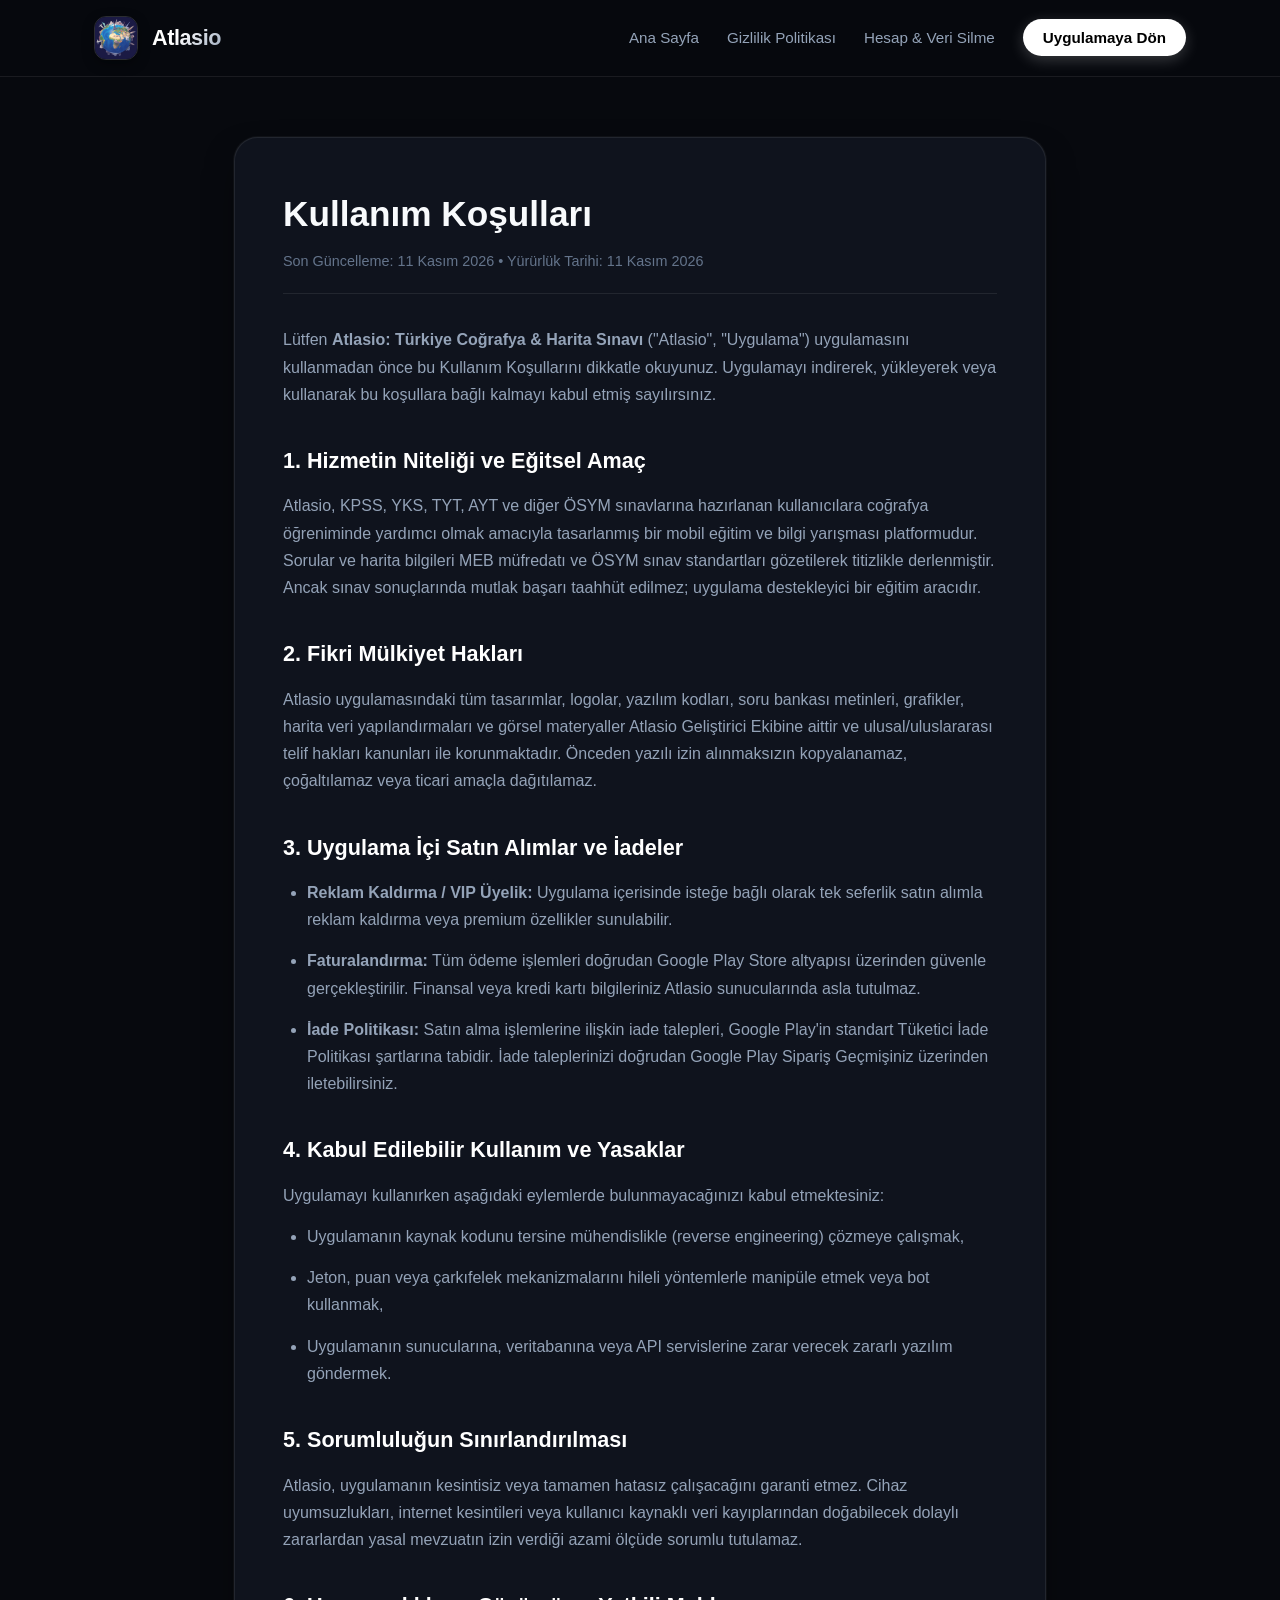
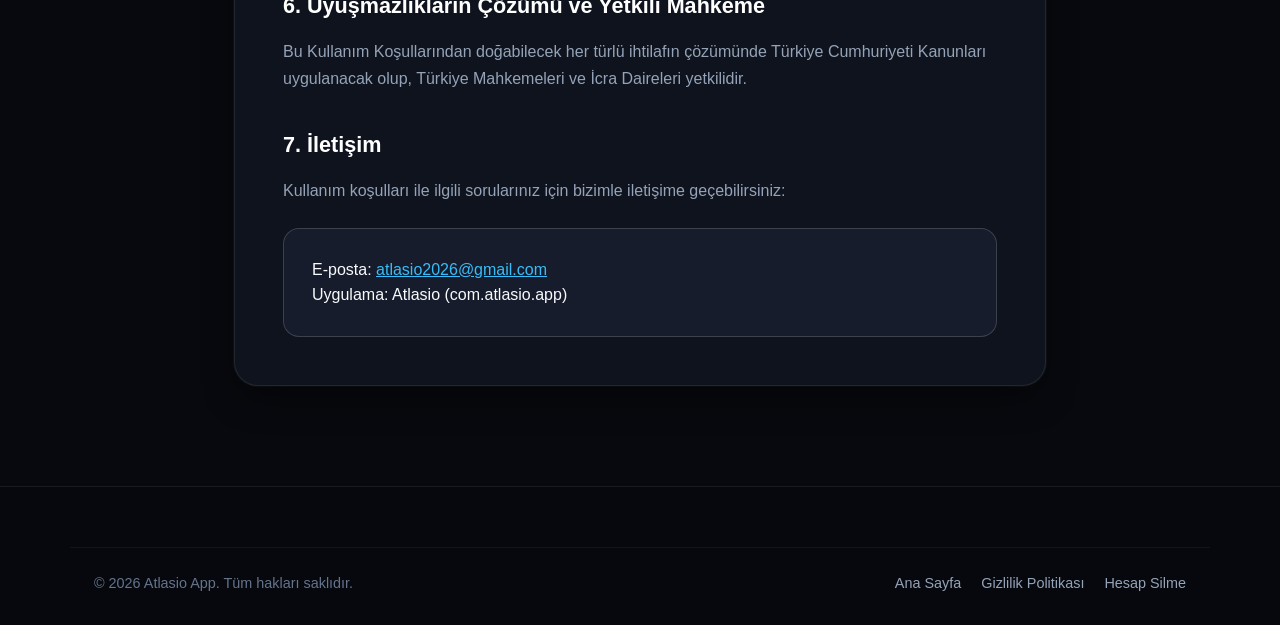
<file: terms.html>
<!DOCTYPE html>
<html lang="tr">
<head>
  <meta charset="UTF-8">
  <meta name="viewport" content="width=device-width, initial-scale=1.0">
  <title>Kullanım Koşulları | Atlasio</title>
  <meta name="description" content="Atlasio mobil uygulamasının kullanım şartları, fikri mülkiyet hakları ve satın alma kuralları.">
  <link rel="icon" type="image/png" href="favicon.png">
  <link rel="stylesheet" href="styles.css">
</head>
<body>

  <!-- Navigation -->
  <nav class="navbar">
    <div class="container nav-inner">
      <a href="index.html" class="brand">
        <img src="assets/logo.png" alt="Atlasio Logo" class="brand-logo">
        <span class="brand-text">Atlasio</span>
      </a>

      <ul class="nav-links">
        <li><a href="index.html">Ana Sayfa</a></li>
        <li><a href="privacy.html">Gizlilik Politikası</a></li>
        <li><a href="delete-account.html">Hesap & Veri Silme</a></li>
        <li><a href="index.html#indir" class="nav-cta">Uygulamaya Dön</a></li>
      </ul>
    </div>
  </nav>

  <main class="legal-wrapper">
    <div class="container">
      <article class="legal-card">
        <h1>Kullanım Koşulları</h1>
        <div class="legal-updated">Son Güncelleme: 11 Kasım 2026 • Yürürlük Tarihi: 11 Kasım 2026</div>

        <div class="legal-content">
          <p>
            Lütfen <strong>Atlasio: Türkiye Coğrafya & Harita Sınavı</strong> ("Atlasio", "Uygulama") uygulamasını kullanmadan önce bu Kullanım Koşullarını dikkatle okuyunuz. Uygulamayı indirerek, yükleyerek veya kullanarak bu koşullara bağlı kalmayı kabul etmiş sayılırsınız.
          </p>

          <h2>1. Hizmetin Niteliği ve Eğitsel Amaç</h2>
          <p>
            Atlasio, KPSS, YKS, TYT, AYT ve diğer ÖSYM sınavlarına hazırlanan kullanıcılara coğrafya öğreniminde yardımcı olmak amacıyla tasarlanmış bir mobil eğitim ve bilgi yarışması platformudur. Sorular ve harita bilgileri MEB müfredatı ve ÖSYM sınav standartları gözetilerek titizlikle derlenmiştir. Ancak sınav sonuçlarında mutlak başarı taahhüt edilmez; uygulama destekleyici bir eğitim aracıdır.
          </p>

          <h2>2. Fikri Mülkiyet Hakları</h2>
          <p>
            Atlasio uygulamasındaki tüm tasarımlar, logolar, yazılım kodları, soru bankası metinleri, grafikler, harita veri yapılandırmaları ve görsel materyaller Atlasio Geliştirici Ekibine aittir ve ulusal/uluslararası telif hakları kanunları ile korunmaktadır. Önceden yazılı izin alınmaksızın kopyalanamaz, çoğaltılamaz veya ticari amaçla dağıtılamaz.
          </p>

          <h2>3. Uygulama İçi Satın Alımlar ve İadeler</h2>
          <ul>
            <li>
              <strong>Reklam Kaldırma / VIP Üyelik:</strong> Uygulama içerisinde isteğe bağlı olarak tek seferlik satın alımla reklam kaldırma veya premium özellikler sunulabilir.
            </li>
            <li>
              <strong>Faturalandırma:</strong> Tüm ödeme işlemleri doğrudan Google Play Store altyapısı üzerinden güvenle gerçekleştirilir. Finansal veya kredi kartı bilgileriniz Atlasio sunucularında asla tutulmaz.
            </li>
            <li>
              <strong>İade Politikası:</strong> Satın alma işlemlerine ilişkin iade talepleri, Google Play'in standart Tüketici İade Politikası şartlarına tabidir. İade taleplerinizi doğrudan Google Play Sipariş Geçmişiniz üzerinden iletebilirsiniz.
            </li>
          </ul>

          <h2>4. Kabul Edilebilir Kullanım ve Yasaklar</h2>
          <p>Uygulamayı kullanırken aşağıdaki eylemlerde bulunmayacağınızı kabul etmektesiniz:</p>
          <ul>
            <li>Uygulamanın kaynak kodunu tersine mühendislikle (reverse engineering) çözmeye çalışmak,</li>
            <li>Jeton, puan veya çarkıfelek mekanizmalarını hileli yöntemlerle manipüle etmek veya bot kullanmak,</li>
            <li>Uygulamanın sunucularına, veritabanına veya API servislerine zarar verecek zararlı yazılım göndermek.</li>
          </ul>

          <h2>5. Sorumluluğun Sınırlandırılması</h2>
          <p>
            Atlasio, uygulamanın kesintisiz veya tamamen hatasız çalışacağını garanti etmez. Cihaz uyumsuzlukları, internet kesintileri veya kullanıcı kaynaklı veri kayıplarından doğabilecek dolaylı zararlardan yasal mevzuatın izin verdiği azami ölçüde sorumlu tutulamaz.
          </p>

          <h2>6. Uyuşmazlıkların Çözümü ve Yetkili Mahkeme</h2>
          <p>
            Bu Kullanım Koşullarından doğabilecek her türlü ihtilafın çözümünde Türkiye Cumhuriyeti Kanunları uygulanacak olup, Türkiye Mahkemeleri ve İcra Daireleri yetkilidir.
          </p>

          <h2>7. İletişim</h2>
          <p>
            Kullanım koşulları ile ilgili sorularınız için bizimle iletişime geçebilirsiniz:
          </p>
          <div class="form-box">
            E-posta: <a href="mailto:atlasio2026@gmail.com" style="color:#38bdf8;">atlasio2026@gmail.com</a><br>
            Uygulama: Atlasio (com.atlasio.app)
          </div>
        </div>
      </article>
    </div>
  </main>

  <footer class="footer">
    <div class="container footer-bottom">
      <div>© 2026 Atlasio App. Tüm hakları saklıdır.</div>
      <div>
        <a href="index.html" style="color:#94a3b8; text-decoration:none; margin-right:16px;">Ana Sayfa</a>
        <a href="privacy.html" style="color:#94a3b8; text-decoration:none; margin-right:16px;">Gizlilik Politikası</a>
        <a href="delete-account.html" style="color:#94a3b8; text-decoration:none;">Hesap Silme</a>
      </div>
    </div>
  </footer>

</body>
</html>
</file>
<file: styles.css>
/* Atlasio Official Website - Apple Dark Obsidian Design */
:root {
  --bg-primary: #07090e;
  --bg-surface: #0f131d;
  --bg-surface-elevated: #161c2b;
  --bg-glass: rgba(18, 24, 38, 0.75);
  --border-subtle: rgba(255, 255, 255, 0.08);
  --border-highlight: rgba(255, 255, 255, 0.16);
  --accent-gold: #fbbf24;
  --accent-gold-glow: rgba(251, 191, 36, 0.25);
  --accent-cyan: #38bdf8;
  --accent-blue: #3b82f6;
  --text-primary: #f8fafc;
  --text-secondary: #94a3b8;
  --text-muted: #64748b;
  --font-family: -apple-system, BlinkMacSystemFont, "SF Pro Display", "Segoe UI", Roboto, Helvetica, Arial, sans-serif;
  --radius-lg: 24px;
  --radius-md: 16px;
  --radius-sm: 10px;
  --radius-pill: 9999px;
  --shadow-card: 0 16px 36px -10px rgba(0, 0, 0, 0.6), 0 0 1px 1px rgba(255, 255, 255, 0.05);
  --shadow-glow: 0 0 40px -10px rgba(56, 189, 248, 0.3);
}

*, *::before, *::after {
  box-sizing: border-box;
  margin: 0;
  padding: 0;
}

html {
  scroll-behavior: smooth;
  font-size: 16px;
}

body {
  background-color: var(--bg-primary);
  color: var(--text-primary);
  font-family: var(--font-family);
  line-height: 1.6;
  overflow-x: hidden;
  -webkit-font-smoothing: antialiased;
}

/* Background Ambient Glows */
.ambient-glow {
  position: fixed;
  width: 550px;
  height: 550px;
  border-radius: 50%;
  filter: blur(120px);
  pointer-events: none;
  z-index: 0;
  opacity: 0.35;
}
.glow-1 {
  top: -150px;
  left: 20%;
  background: radial-gradient(circle, #2563eb, transparent 70%);
}
.glow-2 {
  top: 40%;
  right: -100px;
  background: radial-gradient(circle, #0284c7, transparent 70%);
}
.glow-3 {
  bottom: 10%;
  left: -100px;
  background: radial-gradient(circle, #6366f1, transparent 70%);
}

.container {
  width: 100%;
  max-width: 1140px;
  margin: 0 auto;
  padding: 0 24px;
  position: relative;
  z-index: 1;
}

/* Navbar */
.navbar {
  position: sticky;
  top: 0;
  z-index: 100;
  backdrop-filter: blur(20px);
  -webkit-backdrop-filter: blur(20px);
  background: rgba(7, 9, 14, 0.8);
  border-bottom: 1px solid var(--border-subtle);
  transition: all 0.3s ease;
}

.nav-inner {
  display: flex;
  align-items: center;
  justify-content: space-between;
  height: 76px;
}

.brand {
  display: flex;
  align-items: center;
  gap: 14px;
  text-decoration: none;
  color: inherit;
}

.brand-logo {
  width: 44px;
  height: 44px;
  border-radius: 12px;
  object-fit: cover;
  box-shadow: 0 4px 12px rgba(0, 0, 0, 0.4);
  border: 1px solid rgba(255, 255, 255, 0.15);
}

.brand-text {
  font-size: 1.35rem;
  font-weight: 700;
  letter-spacing: -0.02em;
  background: linear-gradient(135deg, #ffffff 40%, #94a3b8 100%);
  -webkit-background-clip: text;
  -webkit-text-fill-color: transparent;
}

.brand-badge {
  font-size: 0.7rem;
  font-weight: 600;
  color: #38bdf8;
  background: rgba(56, 189, 248, 0.12);
  border: 1px solid rgba(56, 189, 248, 0.3);
  padding: 2px 8px;
  border-radius: var(--radius-pill);
  text-transform: uppercase;
  letter-spacing: 0.05em;
}

.nav-links {
  display: flex;
  align-items: center;
  gap: 28px;
  list-style: none;
}

.nav-links a {
  color: var(--text-secondary);
  text-decoration: none;
  font-size: 0.95rem;
  font-weight: 500;
  transition: color 0.2s ease;
}

.nav-links a:hover {
  color: #ffffff;
}

.nav-cta {
  background: #ffffff;
  color: #000000 !important;
  font-weight: 600 !important;
  padding: 10px 20px;
  border-radius: var(--radius-pill);
  box-shadow: 0 4px 15px rgba(255, 255, 255, 0.2);
  transition: transform 0.2s ease, box-shadow 0.2s ease !important;
}

.nav-cta:hover {
  transform: translateY(-2px);
  box-shadow: 0 8px 24px rgba(255, 255, 255, 0.3) !important;
}

/* Mobile Menu Toggle */
.mobile-toggle {
  display: none;
  background: none;
  border: none;
  color: #fff;
  font-size: 1.5rem;
  cursor: pointer;
}

/* Hero Section */
.hero {
  padding: 90px 0 60px;
  text-align: center;
}

.hero-pill {
  display: inline-flex;
  align-items: center;
  gap: 8px;
  padding: 6px 16px;
  background: rgba(255, 255, 255, 0.05);
  border: 1px solid var(--border-highlight);
  border-radius: var(--radius-pill);
  font-size: 0.85rem;
  font-weight: 500;
  color: #cbd5e1;
  margin-bottom: 28px;
}

.hero-pill .dot {
  width: 8px;
  height: 8px;
  background: #22c55e;
  border-radius: 50%;
  box-shadow: 0 0 10px #22c55e;
}

.hero-title {
  font-size: clamp(2.4rem, 5.5vw, 4.2rem);
  font-weight: 800;
  line-height: 1.15;
  letter-spacing: -0.03em;
  margin-bottom: 24px;
}

.hero-title span.gradient {
  background: linear-gradient(135deg, #60a5fa 0%, #38bdf8 50%, #e2e8f0 100%);
  -webkit-background-clip: text;
  -webkit-text-fill-color: transparent;
}

.hero-desc {
  max-width: 680px;
  margin: 0 auto 36px;
  font-size: clamp(1.05rem, 2vw, 1.25rem);
  color: var(--text-secondary);
  line-height: 1.6;
}

.hero-actions {
  display: flex;
  align-items: center;
  justify-content: center;
  gap: 16px;
  flex-wrap: wrap;
  margin-bottom: 60px;
}

.btn-primary {
  display: inline-flex;
  align-items: center;
  gap: 10px;
  background: #ffffff;
  color: #07090e;
  padding: 14px 28px;
  border-radius: var(--radius-pill);
  font-size: 1rem;
  font-weight: 600;
  text-decoration: none;
  box-shadow: 0 10px 25px -5px rgba(255, 255, 255, 0.25);
  transition: transform 0.2s ease, box-shadow 0.2s ease;
}

.btn-primary:hover {
  transform: translateY(-2px);
  box-shadow: 0 14px 30px -5px rgba(255, 255, 255, 0.35);
}

.btn-secondary {
  display: inline-flex;
  align-items: center;
  gap: 10px;
  background: var(--bg-surface-elevated);
  color: var(--text-primary);
  padding: 14px 28px;
  border-radius: var(--radius-pill);
  font-size: 1rem;
  font-weight: 500;
  text-decoration: none;
  border: 1px solid var(--border-highlight);
  transition: background 0.2s ease, border-color 0.2s ease;
}

.btn-secondary:hover {
  background: rgba(255, 255, 255, 0.1);
  border-color: rgba(255, 255, 255, 0.3);
}

/* App Showcase Showcase Frame */
.hero-showcase {
  position: relative;
  max-width: 940px;
  margin: 0 auto;
}

.showcase-glow {
  position: absolute;
  top: 50%;
  left: 50%;
  transform: translate(-50%, -50%);
  width: 95%;
  height: 95%;
  background: radial-gradient(circle, rgba(56, 189, 248, 0.22) 0%, rgba(99, 102, 241, 0.1) 50%, transparent 70%);
  filter: blur(60px);
  z-index: 0;
}

.device-frame {
  position: relative;
  z-index: 1;
  background: #101422;
  border-radius: 24px;
  padding: 10px;
  border: 1px solid rgba(255, 255, 255, 0.18);
  box-shadow: 0 25px 70px -15px rgba(0, 0, 0, 0.8), 0 0 45px rgba(56, 189, 248, 0.2);
}

.device-screen {
  border-radius: 16px;
  overflow: hidden;
  background: #000;
  position: relative;
}

.device-screen img {
  width: 100%;
  height: auto;
  display: block;
}

/* Floating feature badges around device */
.floating-badge {
  position: absolute;
  z-index: 10;
  backdrop-filter: blur(16px);
  -webkit-backdrop-filter: blur(16px);
  background: rgba(15, 20, 32, 0.88);
  border: 1px solid rgba(255, 255, 255, 0.2);
  padding: 10px 18px;
  border-radius: var(--radius-pill);
  display: flex;
  align-items: center;
  gap: 10px;
  font-size: 0.9rem;
  font-weight: 600;
  color: #fff;
  box-shadow: 0 10px 25px rgba(0, 0, 0, 0.4);
  animation: float 4s ease-in-out infinite alternate;
}

.badge-left {
  top: 15%;
  left: -20px;
}

.badge-right {
  bottom: 18%;
  right: -20px;
  animation-delay: -2s;
}

@keyframes float {
  0% { transform: translateY(0px); }
  100% { transform: translateY(-8px); }
}

/* Gallery Section */
.gallery-section {
  padding: 60px 0 100px;
}

.gallery-tabs {
  display: flex;
  justify-content: center;
  gap: 10px;
  flex-wrap: wrap;
  margin-bottom: 40px;
}

.tab-btn {
  background: var(--bg-surface);
  color: var(--text-secondary);
  border: 1px solid var(--border-subtle);
  padding: 10px 20px;
  border-radius: var(--radius-pill);
  font-size: 0.9rem;
  font-weight: 500;
  cursor: pointer;
  transition: all 0.2s ease;
}

.tab-btn:hover {
  color: #fff;
  border-color: var(--border-highlight);
}

.tab-btn.active {
  background: #ffffff;
  color: #000000;
  font-weight: 600;
  border-color: #ffffff;
  box-shadow: 0 4px 14px rgba(255, 255, 255, 0.2);
}

.gallery-grid {
  display: grid;
  grid-template-columns: repeat(auto-fill, minmax(340px, 1fr));
  gap: 24px;
}

.gallery-card {
  background: var(--bg-surface);
  border: 1px solid var(--border-subtle);
  border-radius: var(--radius-lg);
  overflow: hidden;
  transition: all 0.3s ease;
  display: flex;
  flex-direction: column;
}

.gallery-card:hover {
  transform: translateY(-4px);
  border-color: var(--border-highlight);
  box-shadow: var(--shadow-card);
}

.gallery-img-box {
  width: 100%;
  aspect-ratio: 16 / 10;
  overflow: hidden;
  background: #000;
  position: relative;
}

.gallery-img-box img {
  width: 100%;
  height: 100%;
  object-fit: cover;
  transition: transform 0.4s ease;
}

.gallery-card:hover .gallery-img-box img {
  transform: scale(1.03);
}

.gallery-info {
  padding: 20px;
}

.gallery-tag {
  font-size: 0.75rem;
  font-weight: 700;
  color: var(--accent-cyan);
  text-transform: uppercase;
  letter-spacing: 0.05em;
  margin-bottom: 6px;
}

.gallery-title {
  font-size: 1.15rem;
  font-weight: 600;
  margin-bottom: 8px;
}

.gallery-desc {
  font-size: 0.9rem;
  color: var(--text-secondary);
  line-height: 1.5;
}

/* Features Grid */
.features-section {
  padding: 100px 0;
}

.section-head {
  text-align: center;
  margin-bottom: 60px;
}

.section-tag {
  color: var(--accent-cyan);
  font-size: 0.85rem;
  font-weight: 700;
  text-transform: uppercase;
  letter-spacing: 0.08em;
  margin-bottom: 12px;
}

.section-title {
  font-size: clamp(1.8rem, 3.5vw, 2.75rem);
  font-weight: 700;
  letter-spacing: -0.02em;
  margin-bottom: 16px;
}

.section-subtitle {
  color: var(--text-secondary);
  font-size: 1.1rem;
  max-width: 600px;
  margin: 0 auto;
}

.features-grid {
  display: grid;
  grid-template-columns: repeat(auto-fit, minmax(320px, 1fr));
  gap: 24px;
}

.feature-card {
  background: var(--bg-surface);
  border: 1px solid var(--border-subtle);
  border-radius: var(--radius-lg);
  padding: 36px 30px;
  transition: all 0.3s ease;
  position: relative;
  overflow: hidden;
}

.feature-card:hover {
  transform: translateY(-4px);
  border-color: var(--border-highlight);
  background: var(--bg-surface-elevated);
}

.feature-icon-wrap {
  width: 54px;
  height: 54px;
  border-radius: var(--radius-md);
  display: flex;
  align-items: center;
  justify-content: center;
  font-size: 1.6rem;
  margin-bottom: 22px;
  background: rgba(56, 189, 248, 0.1);
  border: 1px solid rgba(56, 189, 248, 0.2);
}

.feature-title {
  font-size: 1.3rem;
  font-weight: 600;
  margin-bottom: 12px;
}

.feature-text {
  color: var(--text-secondary);
  font-size: 0.95rem;
  line-height: 1.6;
}

/* Exam Ready Banner */
.banner-section {
  padding: 60px 0;
}

.exam-banner {
  background: linear-gradient(135deg, #111827 0%, #1e293b 100%);
  border: 1px solid rgba(255, 255, 255, 0.12);
  border-radius: 32px;
  padding: 48px;
  display: flex;
  align-items: center;
  justify-content: space-between;
  gap: 40px;
  box-shadow: var(--shadow-card);
}

.banner-content h3 {
  font-size: 1.85rem;
  font-weight: 700;
  margin-bottom: 12px;
}

.banner-content p {
  color: var(--text-secondary);
  font-size: 1.05rem;
  max-width: 580px;
}

.badges-row {
  display: flex;
  flex-wrap: wrap;
  gap: 10px;
  margin-top: 18px;
}

.exam-badge {
  background: rgba(255, 255, 255, 0.08);
  border: 1px solid rgba(255, 255, 255, 0.15);
  padding: 6px 14px;
  border-radius: var(--radius-pill);
  font-size: 0.85rem;
  font-weight: 600;
  color: #e2e8f0;
}

/* Legal Documents Container (for privacy, terms, delete-account) */
.legal-wrapper {
  padding: 60px 0 100px;
  max-width: 860px;
  margin: 0 auto;
}

.legal-card {
  background: var(--bg-surface);
  border: 1px solid var(--border-subtle);
  border-radius: var(--radius-lg);
  padding: 48px;
  box-shadow: var(--shadow-card);
}

.legal-card h1 {
  font-size: 2.2rem;
  font-weight: 700;
  margin-bottom: 8px;
}

.legal-updated {
  color: var(--text-muted);
  font-size: 0.9rem;
  margin-bottom: 32px;
  padding-bottom: 20px;
  border-bottom: 1px solid var(--border-subtle);
}

.legal-content h2 {
  font-size: 1.35rem;
  font-weight: 600;
  margin-top: 36px;
  margin-bottom: 14px;
  color: #ffffff;
}

.legal-content p, .legal-content li {
  color: var(--text-secondary);
  font-size: 1rem;
  line-height: 1.7;
  margin-bottom: 14px;
}

.legal-content ul {
  padding-left: 24px;
  margin-bottom: 18px;
}

.legal-highlight {
  background: rgba(56, 189, 248, 0.08);
  border-left: 4px solid var(--accent-cyan);
  padding: 16px 20px;
  border-radius: 4px var(--radius-sm) var(--radius-sm) 4px;
  margin: 24px 0;
  color: #cbd5e1;
}

/* Contact / Deletion Form */
.form-box {
  background: var(--bg-surface-elevated);
  border: 1px solid var(--border-highlight);
  border-radius: var(--radius-md);
  padding: 28px;
  margin-top: 24px;
}

.form-group {
  margin-bottom: 18px;
}

.form-group label {
  display: block;
  font-size: 0.9rem;
  font-weight: 600;
  margin-bottom: 8px;
  color: #e2e8f0;
}

.form-control {
  width: 100%;
  padding: 12px 16px;
  background: rgba(0, 0, 0, 0.35);
  border: 1px solid var(--border-subtle);
  border-radius: var(--radius-sm);
  color: #fff;
  font-family: inherit;
  font-size: 0.95rem;
  outline: none;
  transition: border-color 0.2s ease;
}

.form-control:focus {
  border-color: var(--accent-cyan);
}

/* Footer */
.footer {
  border-top: 1px solid var(--border-subtle);
  background: rgba(7, 9, 14, 0.95);
  padding: 60px 0 30px;
  color: var(--text-muted);
  font-size: 0.9rem;
}

.footer-top {
  display: flex;
  justify-content: space-between;
  align-items: flex-start;
  gap: 40px;
  flex-wrap: wrap;
  margin-bottom: 48px;
}

.footer-brand {
  max-width: 320px;
}

.footer-brand p {
  margin-top: 12px;
  line-height: 1.6;
}

.footer-nav {
  display: flex;
  gap: 60px;
  flex-wrap: wrap;
}

.footer-nav-col h4 {
  color: #ffffff;
  font-size: 0.95rem;
  font-weight: 600;
  margin-bottom: 16px;
}

.footer-nav-col ul {
  list-style: none;
}

.footer-nav-col li {
  margin-bottom: 10px;
}

.footer-nav-col a {
  color: var(--text-secondary);
  text-decoration: none;
  transition: color 0.2s ease;
}

.footer-nav-col a:hover {
  color: #ffffff;
}

.footer-bottom {
  display: flex;
  justify-content: space-between;
  align-items: center;
  padding-top: 24px;
  border-top: 1px solid rgba(255, 255, 255, 0.05);
  flex-wrap: wrap;
  gap: 16px;
}

/* Responsive */
@media (max-width: 860px) {
  .nav-links {
    display: none;
  }
  .mobile-toggle {
    display: block;
  }
  .exam-banner {
    flex-direction: column;
    text-align: center;
    padding: 32px 24px;
  }
  .badges-row {
    justify-content: center;
  }
  .showcase-images {
    flex-direction: column;
  }
  .showcase-card.secondary {
    display: none;
  }
  .legal-card {
    padding: 28px 20px;
  }
}
</file>
